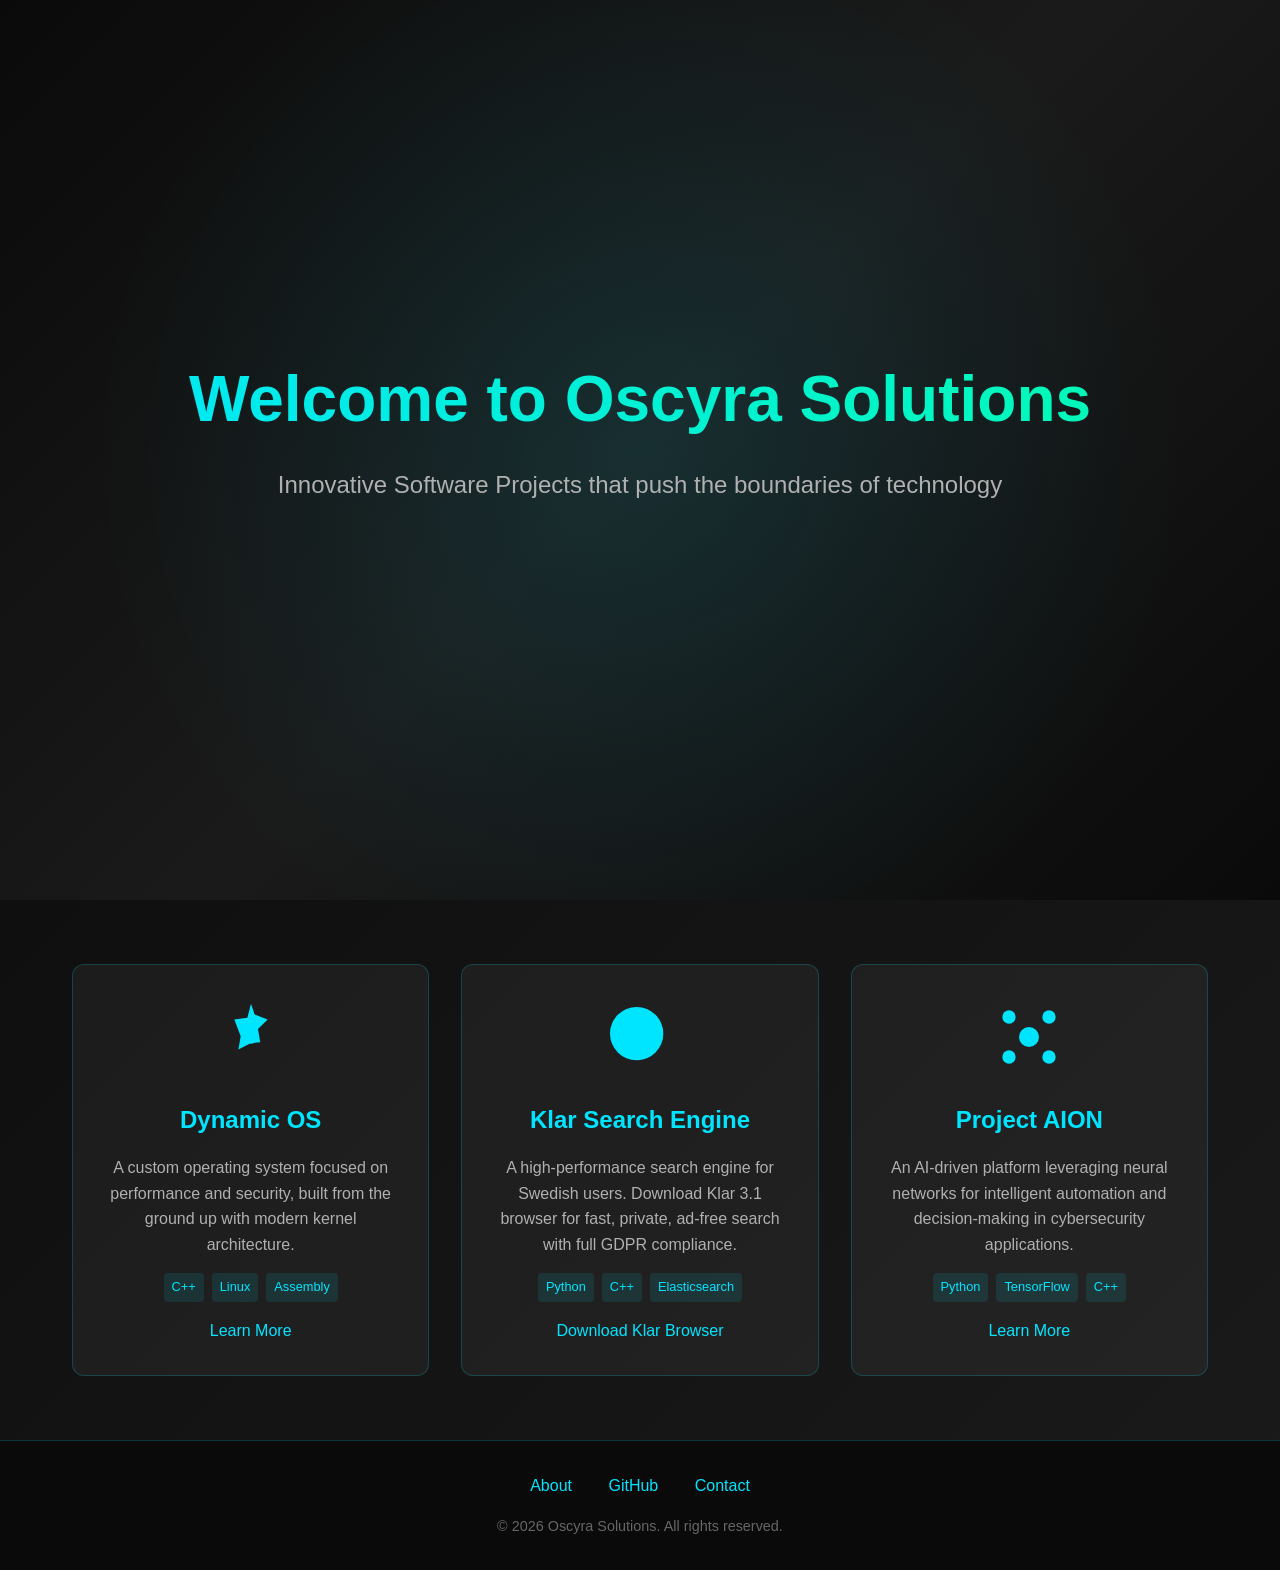
<file: index.html>
<!DOCTYPE html>
<html lang="en">
<head>
  <meta charset="UTF-8">
  <meta name="viewport" content="width=device-width, initial-scale=1.0">
  <meta name="description" content="Oscyra Solutions - Innovative software projects including Klar search engine, Dynamic OS, and Project AION. Privacy-first technology from Sweden.">
  <meta name="keywords" content="oscyra solutions, klar search engine, dynamic os, project aion, privacy software, Swedish tech">
  <title>Oscyra Solutions | Projects</title>
  <style>
    * {
      margin: 0;
      padding: 0;
      box-sizing: border-box;
    }
    body {
      font-family: 'Segoe UI', Tahoma, Geneva, Verdana, sans-serif;
      background: linear-gradient(135deg, #0a0a0a 0%, #1a1a1a 100%);
      color: #e0e0e0;
      line-height: 1.6;
      overflow-x: hidden;
    }
    .hero {
      height: 100vh;
      display: flex;
      flex-direction: column;
      justify-content: center;
      align-items: center;
      text-align: center;
      background: linear-gradient(135deg, #0a0a0a 0%, #1a1a1a 50%, #0a0a0a 100%);
      position: relative;
      overflow: hidden;
    }
    .hero::before {
      content: '';
      position: absolute;
      top: 0;
      left: 0;
      width: 100%;
      height: 100%;
      background: radial-gradient(circle at 50% 50%, rgba(0, 229, 255, 0.1) 0%, transparent 70%);
      animation: parallax 10s ease-in-out infinite alternate;
    }
    @keyframes parallax {
      0% { transform: translateY(0); }
      100% { transform: translateY(-20px); }
    }
    .hero h1 {
      font-size: 4rem;
      font-weight: 700;
      background: linear-gradient(45deg, #00e5ff, #00ffa3, #00e5ff);
      background-size: 300% 300%;
      -webkit-background-clip: text;
      background-clip: text;
      -webkit-text-fill-color: transparent;
      animation: gradientShift 3s ease-in-out infinite;
      margin-bottom: 1rem;
      z-index: 1;
    }
    @keyframes gradientShift {
      0%, 100% { background-position: 0% 50%; }
      50% { background-position: 100% 50%; }
    }
    .hero p {
      font-size: 1.5rem;
      color: #b0b0b0;
      margin-bottom: 3rem;
      z-index: 1;
    }
    .projects {
      display: grid;
      grid-template-columns: repeat(auto-fit, minmax(300px, 1fr));
      gap: 2rem;
      padding: 4rem 2rem;
      max-width: 1200px;
      margin: 0 auto;
      z-index: 1;
      position: relative;
    }
    .project-card {
      background: rgba(255, 255, 255, 0.05);
      border: 1px solid rgba(0, 229, 255, 0.2);
      border-radius: 12px;
      padding: 2rem;
      text-align: center;
      transition: all 0.3s ease;
      cursor: pointer;
      position: relative;
      overflow: hidden;
    }
    .project-card::before {
      content: '';
      position: absolute;
      top: 0;
      left: -100%;
      width: 100%;
      height: 100%;
      background: linear-gradient(90deg, transparent, rgba(0, 229, 255, 0.1), transparent);
      transition: left 0.5s;
    }
    .project-card:hover::before {
      left: 100%;
    }
    .project-card:hover {
      transform: translateY(-10px);
      box-shadow: 0 20px 40px rgba(0, 229, 255, 0.2);
      border-color: #00e5ff;
    }
    .project-icon {
      width: 80px;
      height: 80px;
      margin: 0 auto 1rem;
      fill: #00e5ff;
    }
    .project-card h3 {
      font-size: 1.5rem;
      margin-bottom: 1rem;
      color: #00e5ff;
    }
    .project-card p {
      margin-bottom: 1rem;
      color: #b0b0b0;
    }
    .tech-stack {
      display: flex;
      flex-wrap: wrap;
      justify-content: center;
      gap: 0.5rem;
      margin-bottom: 1rem;
    }
    .tech-badge {
      background: rgba(0, 229, 255, 0.1);
      color: #00e5ff;
      padding: 0.25rem 0.5rem;
      border-radius: 4px;
      font-size: 0.8rem;
    }
    .project-card a {
      display: inline-block;
      color: #00e5ff;
      text-decoration: none;
      font-weight: 500;
      transition: color 0.3s;
    }
    .project-card a:hover {
      color: #00ffa3;
    }
    footer {
      background: #0a0a0a;
      padding: 2rem;
      text-align: center;
      border-top: 1px solid rgba(0, 229, 255, 0.2);
    }
    footer a {
      color: #00e5ff;
      text-decoration: none;
      margin: 0 1rem;
      transition: color 0.3s;
    }
    footer a:hover {
      color: #00ffa3;
    }
    .copyright {
      margin-top: 1rem;
      color: #666;
      font-size: 0.9rem;
    }
    .theme-toggle {
      position: fixed;
      top: 1rem;
      right: 1rem;
      background: rgba(255, 255, 255, 0.1);
      border: none;
      color: #00e5ff;
      padding: 0.5rem;
      border-radius: 50%;
      cursor: pointer;
      font-size: 1.2rem;
      transition: background 0.3s;
    }
    .theme-toggle:hover {
      background: rgba(255, 255, 255, 0.2);
    }
    @keyframes fadeIn {
      from { opacity: 0; transform: translateY(20px); }
      to { opacity: 1; transform: translateY(0); }
    }
    .fade-in {
      animation: fadeIn 1s ease-out;
    }
    @media (max-width: 768px) {
      .hero h1 {
        font-size: 2.5rem;
      }
      .hero p {
        font-size: 1.2rem;
      }
      .projects {
        grid-template-columns: 1fr;
        padding: 2rem 1rem;
      }
      .project-card {
        padding: 1.5rem;
      }
    }
  </style>
</head>
<body>
  <button class="theme-toggle" id="themeToggle">🌙</button>
  <header class="hero fade-in">
    <h1>Welcome to Oscyra Solutions</h1>
    <p>Innovative Software Projects that push the boundaries of technology</p>
  </header>
  <main class="projects">
    <div class="project-card fade-in" onclick="window.location.href='https://oscyra.solutions/dynamic-os'">
      <svg class="project-icon" viewBox="0 0 24 24">
        <path d="M12 2l1.09 3.26L17 6.74l-2.91 2.83.69 4.01L12 13.77l-3.78 1.98.69-4.01L7 6.74l3.91-.48L12 2z"/>
        <circle cx="12" cy="12" r="2"/>
        <path d="M8 8l2 2m4-2l-2 2"/>
      </svg>
      <h3>Dynamic OS</h3>
      <p>A custom operating system focused on performance and security, built from the ground up with modern kernel architecture.</p>
      <div class="tech-stack">
        <span class="tech-badge">C++</span>
        <span class="tech-badge">Linux</span>
        <span class="tech-badge">Assembly</span>
      </div>
      <a href="https://oscyra.solutions/dynamic-os">Learn More</a>
    </div>
    <div class="project-card fade-in" onclick="window.location.href='https://oscyra.solutions/klar'">
      <svg class="project-icon" viewBox="0 0 24 24">
        <circle cx="11" cy="11" r="8"/>
        <path d="m21 21-4.35-4.35"/>
      </svg>
      <h3>Klar Search Engine</h3>
      <p>A high-performance search engine for Swedish users. Download Klar 3.1 browser for fast, private, ad-free search with full GDPR compliance.</p>
      <div class="tech-stack">
        <span class="tech-badge">Python</span>
        <span class="tech-badge">C++</span>
        <span class="tech-badge">Elasticsearch</span>
      </div>
      <a href="https://oscyra.solutions/klar">Download Klar Browser</a>
    </div>
    <div class="project-card fade-in" onclick="window.location.href='https://oscyra.solutions/project-aion'">
      <svg class="project-icon" viewBox="0 0 24 24">
        <circle cx="12" cy="12" r="3"/>
        <circle cx="6" cy="6" r="2"/>
        <circle cx="18" cy="6" r="2"/>
        <circle cx="6" cy="18" r="2"/>
        <circle cx="18" cy="18" r="2"/>
        <line x1="12" y1="12" x2="6" y2="6"/>
        <line x1="12" y1="12" x2="18" y2="6"/>
        <line x1="12" y1="12" x2="6" y2="18"/>
        <line x1="12" y1="12" x2="18" y2="18"/>
      </svg>
      <h3>Project AION</h3>
      <p>An AI-driven platform leveraging neural networks for intelligent automation and decision-making in cybersecurity applications.</p>
      <div class="tech-stack">
        <span class="tech-badge">Python</span>
        <span class="tech-badge">TensorFlow</span>
        <span class="tech-badge">C++</span>
      </div>
      <a href="https://oscyra.solutions/project-aion">Learn More</a>
    </div>
  </main>
  <footer>
    <a href="about.html">About</a>
    <a href="https://github.com/CKCHDX" target="_blank" rel="noopener noreferrer">GitHub</a>
    <a href="mailto:contact@oscyra.solutions">Contact</a>
    <div class="copyright">&copy; 2026 Oscyra Solutions. All rights reserved.</div>
  </footer>
  <script>
    // Theme toggle
    const themeToggle = document.getElementById('themeToggle');
    const body = document.body;
    const currentTheme = localStorage.getItem('theme') || 'dark';
    body.setAttribute('data-theme', currentTheme);
    themeToggle.textContent = currentTheme === 'dark' ? '☀️' : '🌙';

    themeToggle.addEventListener('click', () => {
      const newTheme = body.getAttribute('data-theme') === 'dark' ? 'light' : 'dark';
      body.setAttribute('data-theme', newTheme);
      localStorage.setItem('theme', newTheme);
      themeToggle.textContent = newTheme === 'dark' ? '☀️' : '🌙';
      // For simplicity, keep dark theme as is, light theme would need additional CSS
    });

    // Fade in animations
    const observer = new IntersectionObserver((entries) => {
      entries.forEach(entry => {
        if (entry.isIntersecting) {
          entry.target.classList.add('fade-in');
        }
      });
    });
    document.querySelectorAll('.project-card').forEach(card => {
      observer.observe(card);
    });

    // Ripple effect on click
    document.querySelectorAll('.project-card').forEach(card => {
      card.addEventListener('click', function(e) {
        const ripple = document.createElement('span');
        ripple.style.position = 'absolute';
        ripple.style.borderRadius = '50%';
        ripple.style.background = 'rgba(0, 229, 255, 0.6)';
        ripple.style.transform = 'scale(0)';
        ripple.style.animation = 'ripple 0.6s linear';
        ripple.style.left = (e.offsetX - 10) + 'px';
        ripple.style.top = (e.offsetY - 10) + 'px';
        ripple.style.width = '20px';
        ripple.style.height = '20px';
        this.appendChild(ripple);
        setTimeout(() => ripple.remove(), 600);
      });
    });

    // Add ripple animation
    const style = document.createElement('style');
    style.textContent = `
      @keyframes ripple {
        to {
          transform: scale(4);
          opacity: 0;
        }
      }
    `;
    document.head.appendChild(style);
  </script>
</body>
</html>
</file>
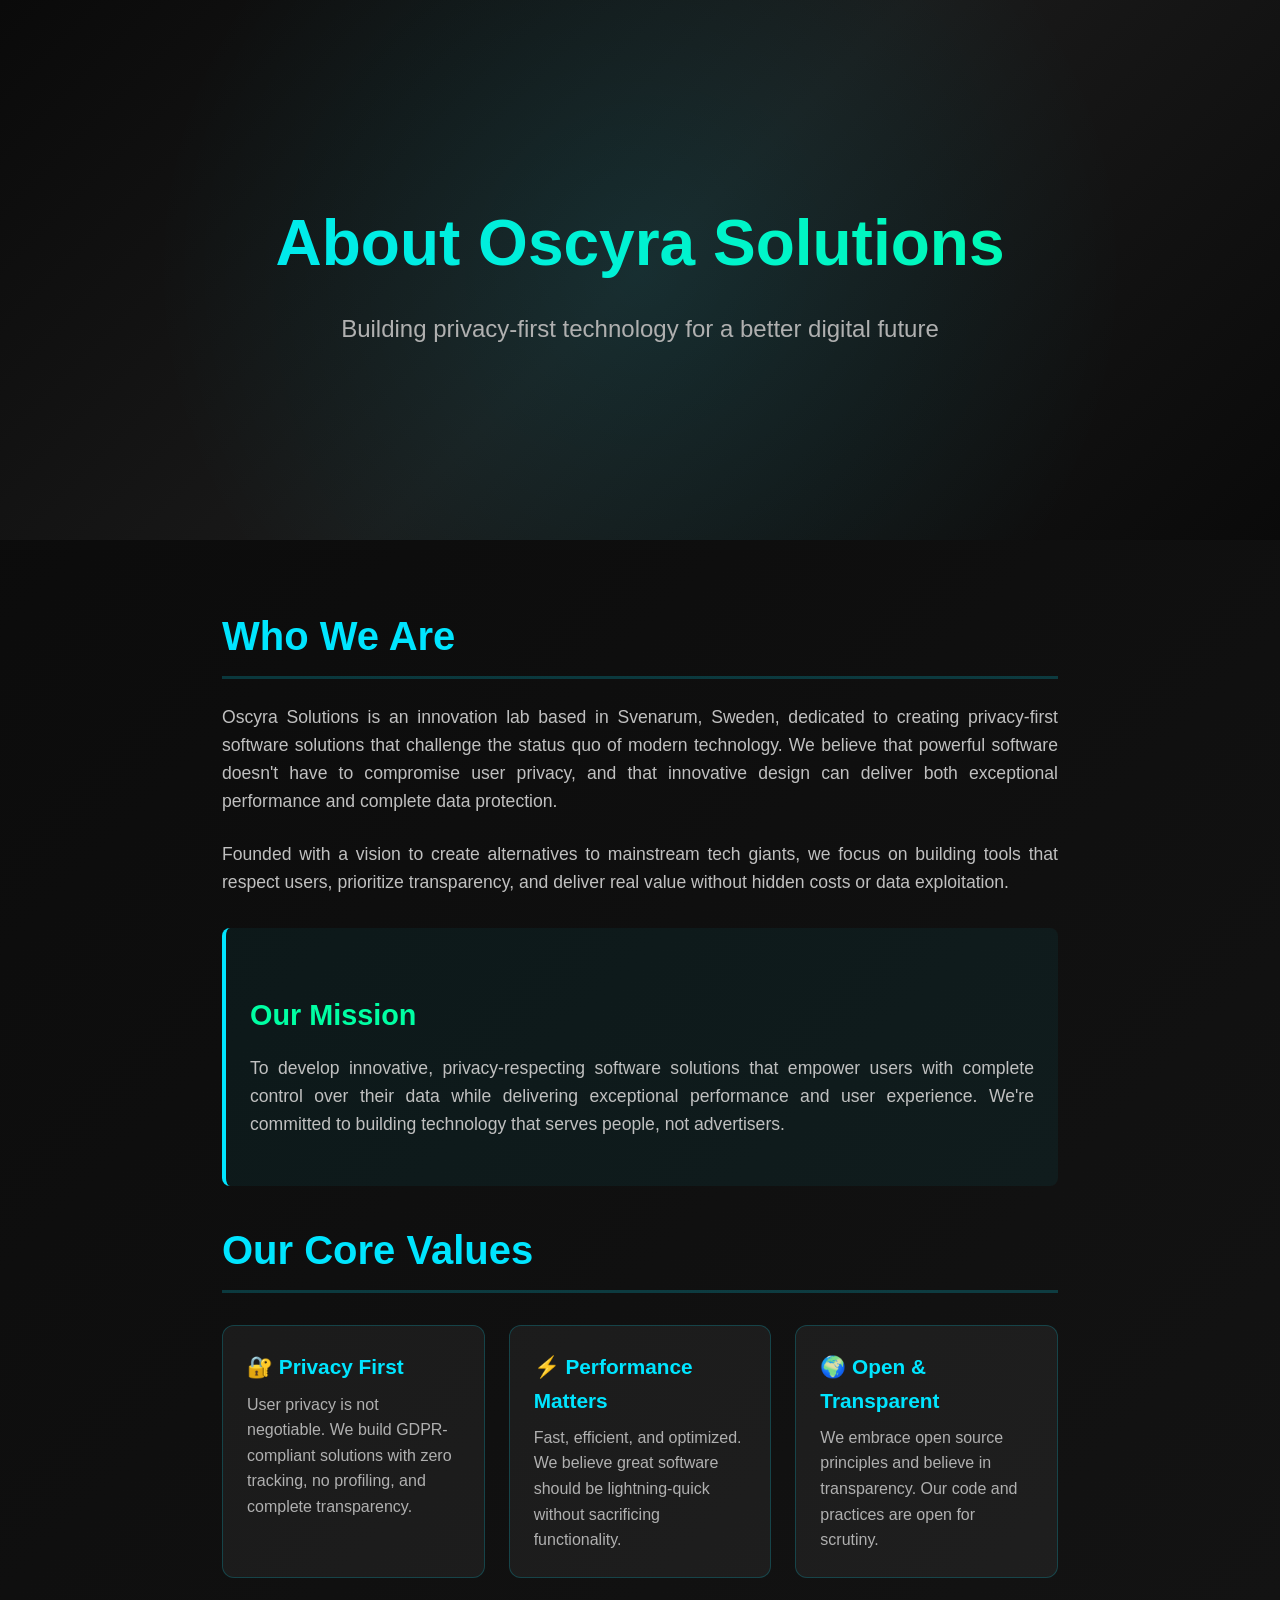
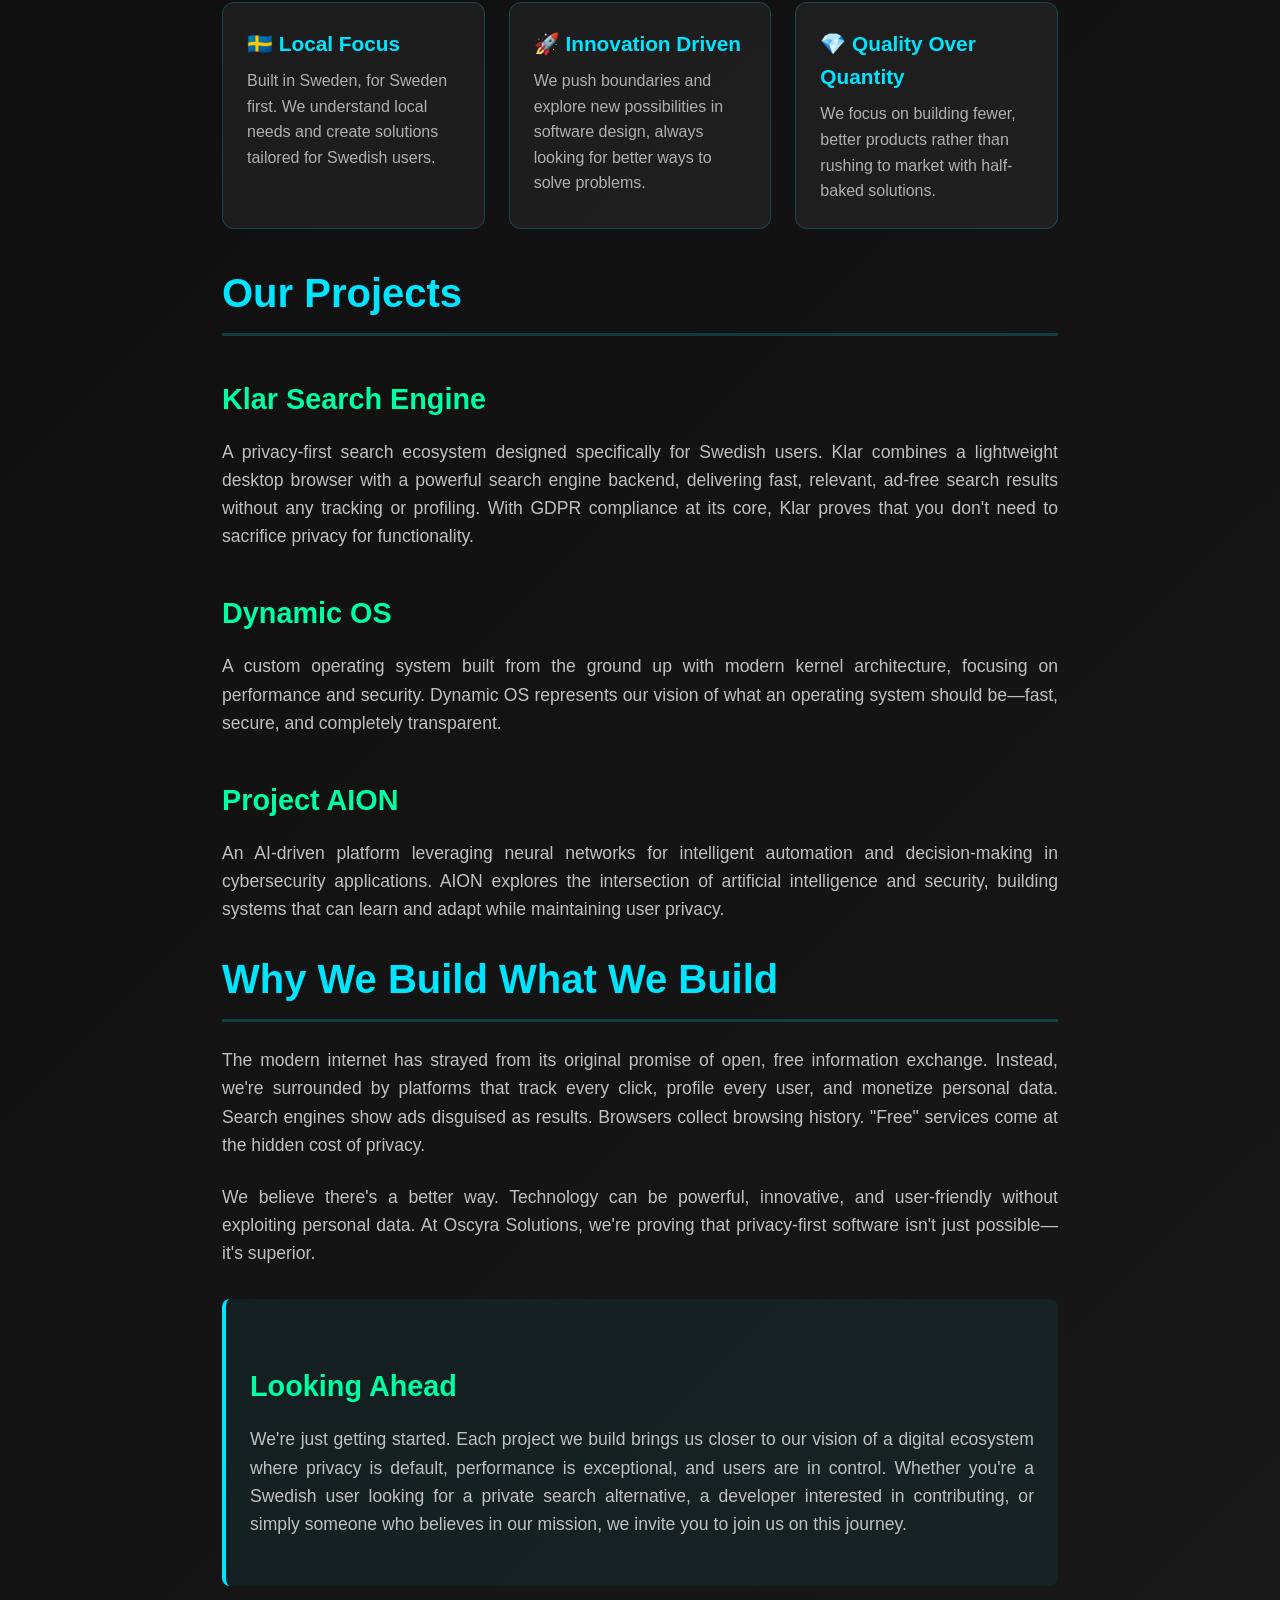
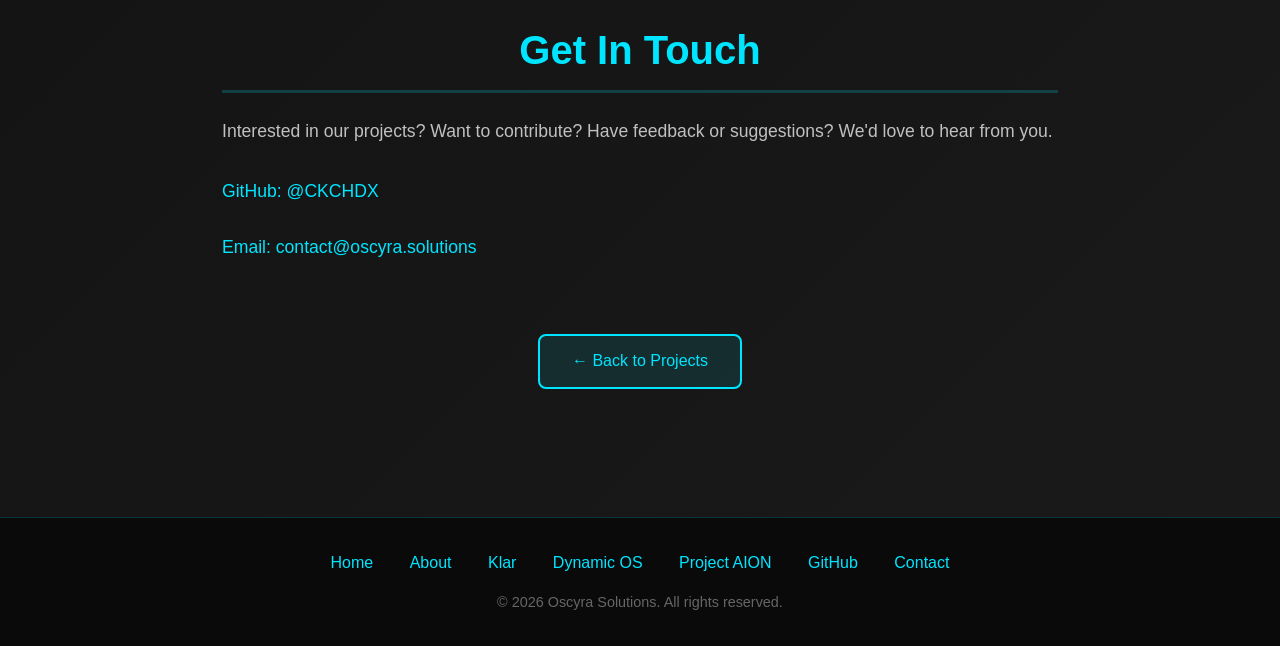
<file: about.html>
<!DOCTYPE html>
<html lang="en">
<head>
  <meta charset="UTF-8">
  <meta name="viewport" content="width=device-width, initial-scale=1.0">
  <meta name="description" content="About Oscyra Solutions - Innovation lab creating privacy-first software solutions from Sweden. Learn about our mission and projects.">
  <meta name="keywords" content="oscyra solutions, about, privacy software, Swedish tech, innovation">
  <title>About | Oscyra Solutions</title>
  <style>
    * {
      margin: 0;
      padding: 0;
      box-sizing: border-box;
    }
    body {
      font-family: 'Segoe UI', Tahoma, Geneva, Verdana, sans-serif;
      background: linear-gradient(135deg, #0a0a0a 0%, #1a1a1a 100%);
      color: #e0e0e0;
      line-height: 1.6;
      overflow-x: hidden;
    }
    .hero {
      height: 60vh;
      display: flex;
      flex-direction: column;
      justify-content: center;
      align-items: center;
      text-align: center;
      background: linear-gradient(135deg, #0a0a0a 0%, #1a1a1a 50%, #0a0a0a 100%);
      position: relative;
      overflow: hidden;
    }
    .hero::before {
      content: '';
      position: absolute;
      top: 0;
      left: 0;
      width: 100%;
      height: 100%;
      background: radial-gradient(circle at 50% 50%, rgba(0, 229, 255, 0.1) 0%, transparent 70%);
      animation: parallax 10s ease-in-out infinite alternate;
    }
    @keyframes parallax {
      0% { transform: translateY(0); }
      100% { transform: translateY(-20px); }
    }
    .hero h1 {
      font-size: 4rem;
      font-weight: 700;
      background: linear-gradient(45deg, #00e5ff, #00ffa3, #00e5ff);
      background-size: 300% 300%;
      -webkit-background-clip: text;
      background-clip: text;
      -webkit-text-fill-color: transparent;
      animation: gradientShift 3s ease-in-out infinite;
      margin-bottom: 1rem;
      z-index: 1;
    }
    @keyframes gradientShift {
      0%, 100% { background-position: 0% 50%; }
      50% { background-position: 100% 50%; }
    }
    .hero p {
      font-size: 1.5rem;
      color: #b0b0b0;
      z-index: 1;
    }
    .content {
      max-width: 900px;
      margin: 0 auto;
      padding: 4rem 2rem;
    }
    .content h2 {
      font-size: 2.5rem;
      color: #00e5ff;
      margin-bottom: 1.5rem;
      border-bottom: 3px solid rgba(0, 229, 255, 0.2);
      padding-bottom: 0.5rem;
    }
    .content h3 {
      font-size: 1.8rem;
      color: #00ffa3;
      margin-top: 2.5rem;
      margin-bottom: 1rem;
    }
    .content p {
      font-size: 1.1rem;
      color: #c0c0c0;
      margin-bottom: 1.5rem;
      text-align: justify;
    }
    .highlight-box {
      background: rgba(0, 229, 255, 0.05);
      border-left: 4px solid #00e5ff;
      padding: 1.5rem;
      margin: 2rem 0;
      border-radius: 8px;
    }
    .values-grid {
      display: grid;
      grid-template-columns: repeat(auto-fit, minmax(250px, 1fr));
      gap: 1.5rem;
      margin: 2rem 0;
    }
    .value-card {
      background: rgba(255, 255, 255, 0.05);
      border: 1px solid rgba(0, 229, 255, 0.2);
      border-radius: 12px;
      padding: 1.5rem;
      transition: all 0.3s ease;
    }
    .value-card:hover {
      transform: translateY(-5px);
      box-shadow: 0 10px 30px rgba(0, 229, 255, 0.2);
      border-color: #00e5ff;
    }
    .value-card h4 {
      font-size: 1.3rem;
      color: #00e5ff;
      margin-bottom: 0.5rem;
    }
    .value-card p {
      font-size: 1rem;
      color: #b0b0b0;
      margin: 0;
      text-align: left;
    }
    .back-link {
      display: inline-block;
      margin-top: 3rem;
      padding: 0.8rem 2rem;
      background: rgba(0, 229, 255, 0.1);
      color: #00e5ff;
      text-decoration: none;
      border: 2px solid #00e5ff;
      border-radius: 8px;
      transition: all 0.3s;
      text-align: center;
    }
    .back-link:hover {
      background: #00e5ff;
      color: #0a0a0a;
    }
    footer {
      background: #0a0a0a;
      padding: 2rem;
      text-align: center;
      border-top: 1px solid rgba(0, 229, 255, 0.2);
      margin-top: 4rem;
    }
    footer a {
      color: #00e5ff;
      text-decoration: none;
      margin: 0 1rem;
      transition: color 0.3s;
    }
    footer a:hover {
      color: #00ffa3;
    }
    .copyright {
      margin-top: 1rem;
      color: #666;
      font-size: 0.9rem;
    }
    @media (max-width: 768px) {
      .hero h1 {
        font-size: 2.5rem;
      }
      .hero p {
        font-size: 1.2rem;
      }
      .content {
        padding: 2rem 1rem;
      }
      .content h2 {
        font-size: 2rem;
      }
      .content h3 {
        font-size: 1.5rem;
      }
    }
  </style>
</head>
<body>
  <header class="hero">
    <h1>About Oscyra Solutions</h1>
    <p>Building privacy-first technology for a better digital future</p>
  </header>

  <main class="content">
    <section>
      <h2>Who We Are</h2>
      <p>
        Oscyra Solutions is an innovation lab based in Svenarum, Sweden, dedicated to creating privacy-first software solutions 
        that challenge the status quo of modern technology. We believe that powerful software doesn't have to compromise user privacy, 
        and that innovative design can deliver both exceptional performance and complete data protection.
      </p>
      <p>
        Founded with a vision to create alternatives to mainstream tech giants, we focus on building tools that respect users, 
        prioritize transparency, and deliver real value without hidden costs or data exploitation.
      </p>
    </section>

    <div class="highlight-box">
      <h3>Our Mission</h3>
      <p>
        To develop innovative, privacy-respecting software solutions that empower users with complete control over their data 
        while delivering exceptional performance and user experience. We're committed to building technology that serves people, 
        not advertisers.
      </p>
    </div>

    <section>
      <h2>Our Core Values</h2>
      <div class="values-grid">
        <div class="value-card">
          <h4>🔐 Privacy First</h4>
          <p>User privacy is not negotiable. We build GDPR-compliant solutions with zero tracking, no profiling, and complete transparency.</p>
        </div>
        <div class="value-card">
          <h4>⚡ Performance Matters</h4>
          <p>Fast, efficient, and optimized. We believe great software should be lightning-quick without sacrificing functionality.</p>
        </div>
        <div class="value-card">
          <h4>🌍 Open & Transparent</h4>
          <p>We embrace open source principles and believe in transparency. Our code and practices are open for scrutiny.</p>
        </div>
        <div class="value-card">
          <h4>🇸🇪 Local Focus</h4>
          <p>Built in Sweden, for Sweden first. We understand local needs and create solutions tailored for Swedish users.</p>
        </div>
        <div class="value-card">
          <h4>🚀 Innovation Driven</h4>
          <p>We push boundaries and explore new possibilities in software design, always looking for better ways to solve problems.</p>
        </div>
        <div class="value-card">
          <h4>💎 Quality Over Quantity</h4>
          <p>We focus on building fewer, better products rather than rushing to market with half-baked solutions.</p>
        </div>
      </div>
    </section>

    <section>
      <h2>Our Projects</h2>
      <h3>Klar Search Engine</h3>
      <p>
        A privacy-first search ecosystem designed specifically for Swedish users. Klar combines a lightweight desktop browser 
        with a powerful search engine backend, delivering fast, relevant, ad-free search results without any tracking or profiling. 
        With GDPR compliance at its core, Klar proves that you don't need to sacrifice privacy for functionality.
      </p>

      <h3>Dynamic OS</h3>
      <p>
        A custom operating system built from the ground up with modern kernel architecture, focusing on performance and security. 
        Dynamic OS represents our vision of what an operating system should be—fast, secure, and completely transparent.
      </p>

      <h3>Project AION</h3>
      <p>
        An AI-driven platform leveraging neural networks for intelligent automation and decision-making in cybersecurity applications. 
        AION explores the intersection of artificial intelligence and security, building systems that can learn and adapt while 
        maintaining user privacy.
      </p>
    </section>

    <section>
      <h2>Why We Build What We Build</h2>
      <p>
        The modern internet has strayed from its original promise of open, free information exchange. Instead, we're surrounded 
        by platforms that track every click, profile every user, and monetize personal data. Search engines show ads disguised 
        as results. Browsers collect browsing history. "Free" services come at the hidden cost of privacy.
      </p>
      <p>
        We believe there's a better way. Technology can be powerful, innovative, and user-friendly without exploiting personal data. 
        At Oscyra Solutions, we're proving that privacy-first software isn't just possible—it's superior.
      </p>
    </section>

    <div class="highlight-box">
      <h3>Looking Ahead</h3>
      <p>
        We're just getting started. Each project we build brings us closer to our vision of a digital ecosystem where privacy 
        is default, performance is exceptional, and users are in control. Whether you're a Swedish user looking for a private 
        search alternative, a developer interested in contributing, or simply someone who believes in our mission, we invite 
        you to join us on this journey.
      </p>
    </div>

    <section style="text-align: center;">
      <h2>Get In Touch</h2>
      <p>
        Interested in our projects? Want to contribute? Have feedback or suggestions? 
        We'd love to hear from you.
      </p>
      <p style="margin-top: 2rem;">
        <a href="https://github.com/CKCHDX" target="_blank" rel="noopener noreferrer" style="color: #00e5ff; text-decoration: none; font-size: 1.1rem;">
          GitHub: @CKCHDX
        </a>
        <br><br>
        <a href="mailto:contact@oscyra.solutions" style="color: #00e5ff; text-decoration: none; font-size: 1.1rem;">
          Email: contact@oscyra.solutions
        </a>
      </p>
      <a href="index.html" class="back-link">← Back to Projects</a>
    </section>
  </main>

  <footer>
    <a href="index.html">Home</a>
    <a href="about.html">About</a>
    <a href="klar.html">Klar</a>
    <a href="dynamic-os.html">Dynamic OS</a>
    <a href="project-aion.html">Project AION</a>
    <a href="https://github.com/CKCHDX" target="_blank" rel="noopener noreferrer">GitHub</a>
    <a href="mailto:contact@oscyra.solutions">Contact</a>
    <div class="copyright">&copy; 2026 Oscyra Solutions. All rights reserved.</div>
  </footer>
</body>
</html>
</file>
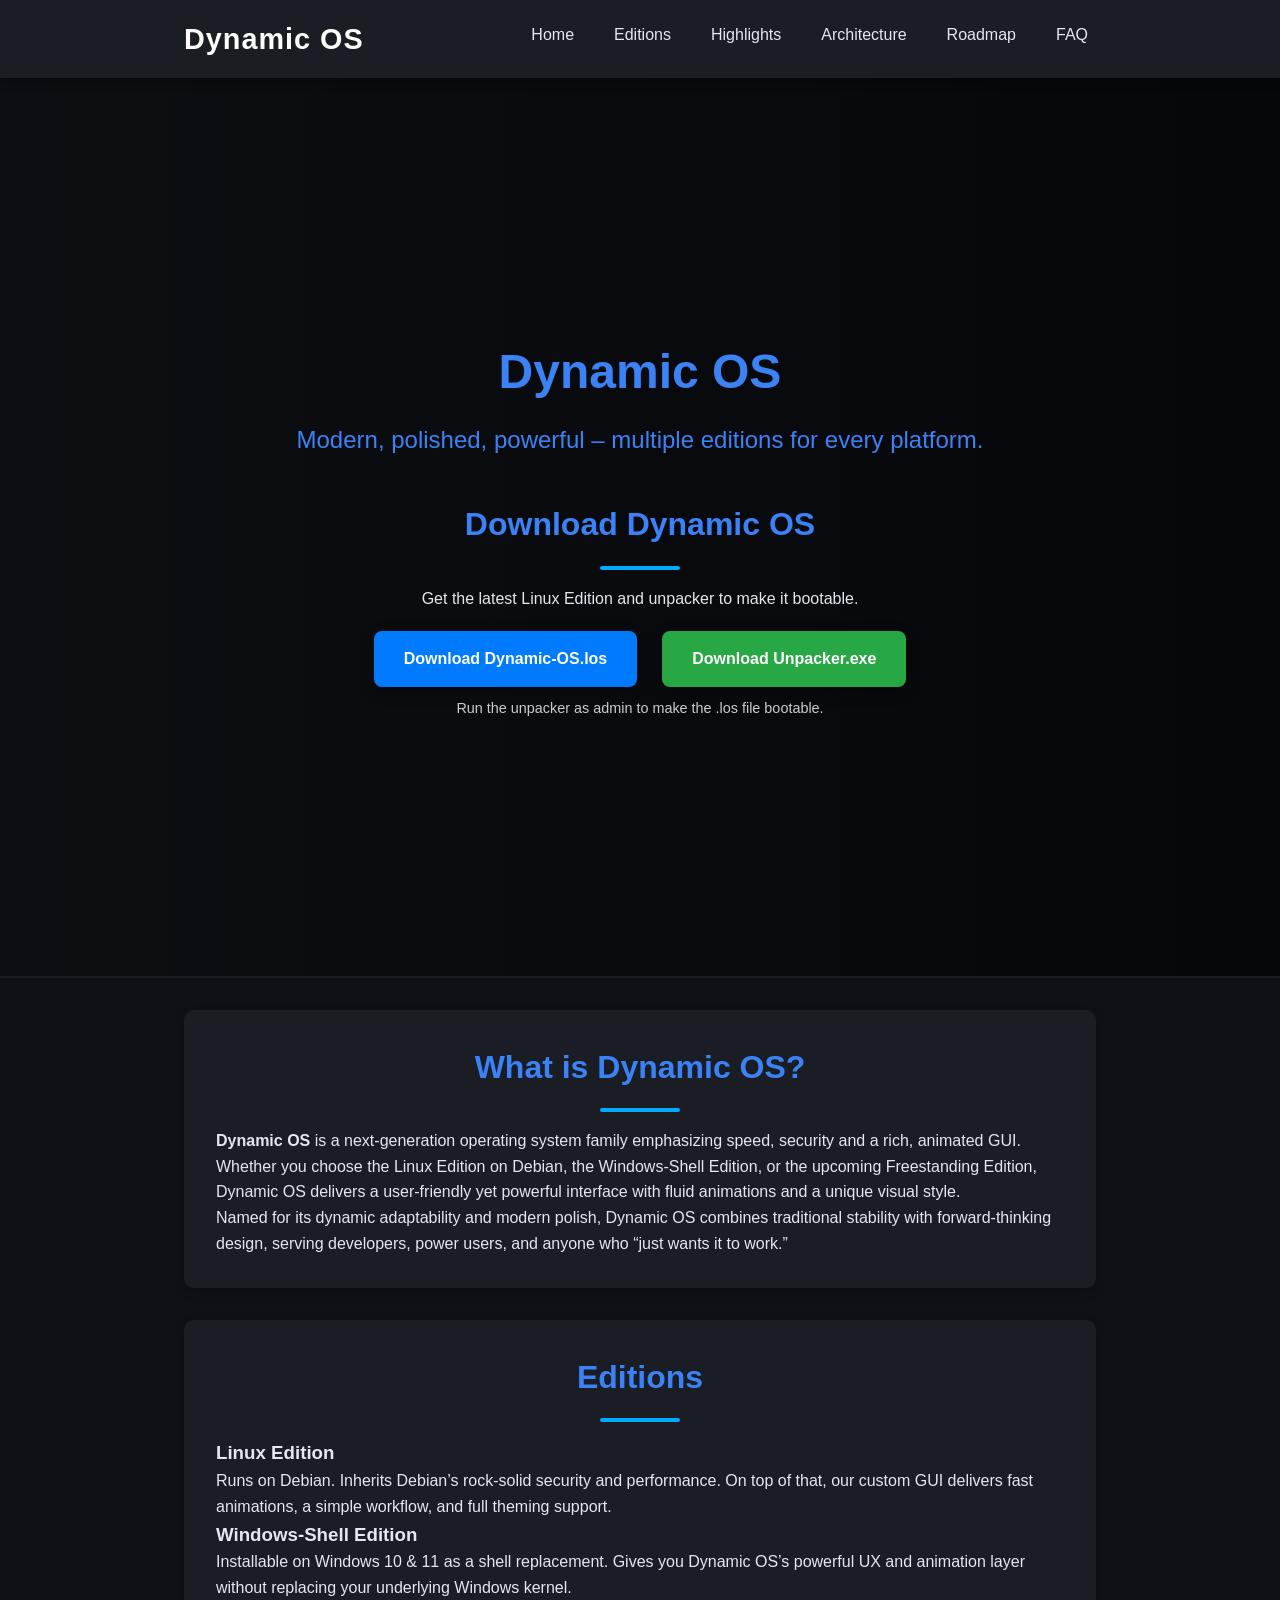
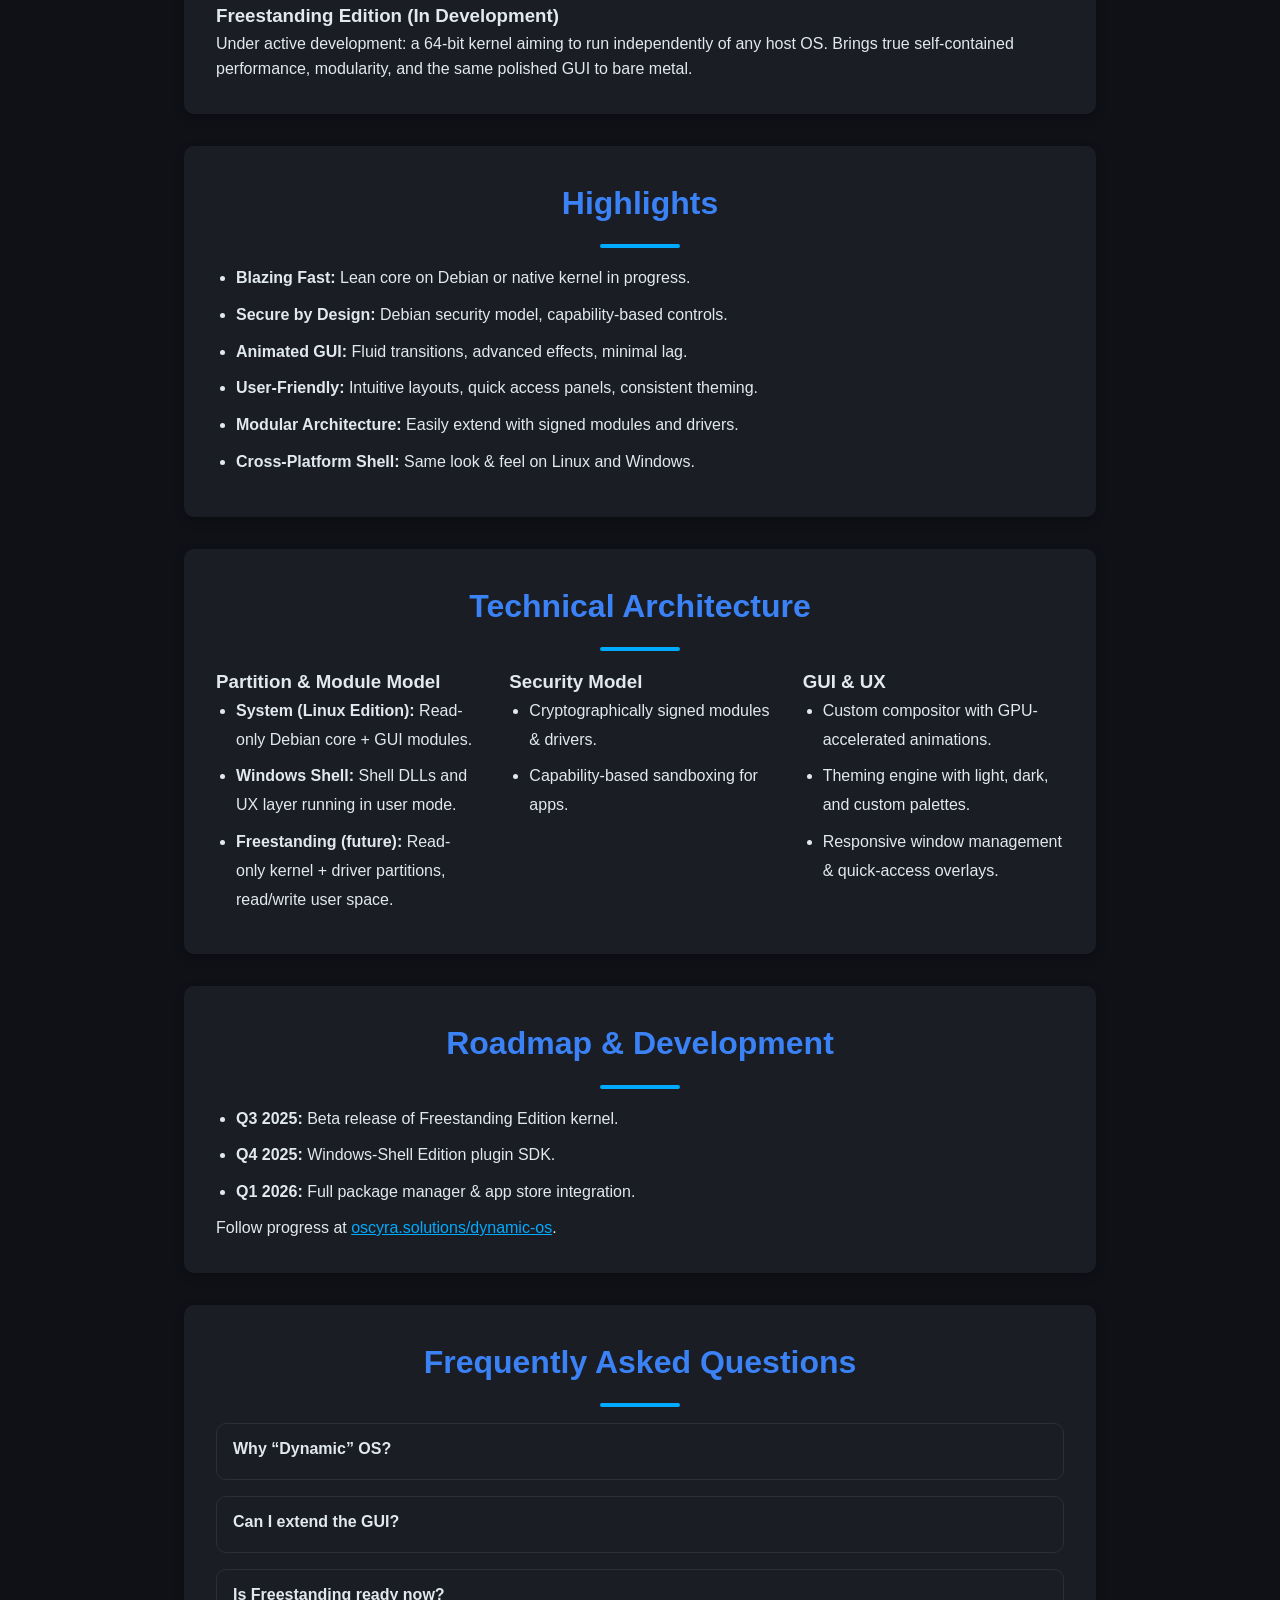
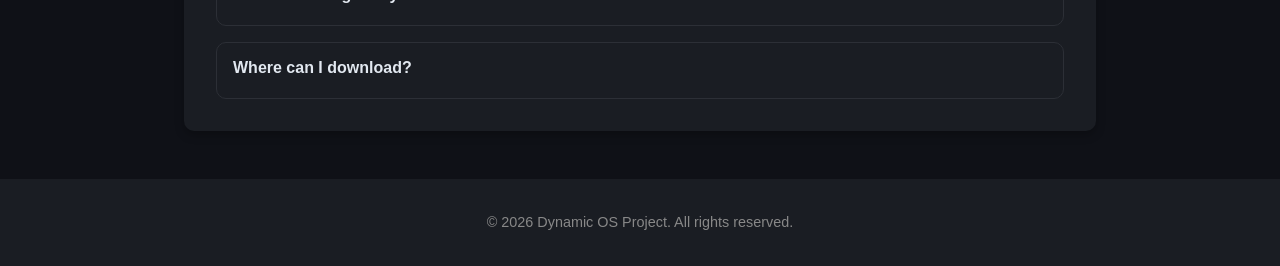
<file: dynamic-os.html>
<!DOCTYPE html>
<html lang="en">
<head>
  <meta charset="UTF-8" />
  <meta name="viewport" content="width=device-width, initial-scale=1" />
  <title>Dynamic OS</title>
  <link rel="stylesheet" href="css/dark-style.css" />
  <style>
    /* Base styles */
    body, html {
      margin: 0;
      padding: 0;
      font-family: 'Segoe UI', Tahoma, Geneva, Verdana, sans-serif;
      background: #121212;
      color: #e0e0e0;
      scroll-behavior: smooth;
    }
    a { color: #00aaff; transition: 0.3s; }
    a:hover { color: #ffaa00; }

    .container { max-width: 1200px; margin: 0 auto; padding: 0 20px; }

    /* Header */
    .site-header {
      width: 100%;
      padding: 15px 0;
      background: rgba(20, 20, 20, 0.95);
      position: fixed;
      top: 0;
      z-index: 1000;
      backdrop-filter: blur(5px);
    }
    .site-header .logo { font-size: 1.8em; font-weight: bold; text-decoration: none; color: #fff; }
    .nav-list { list-style: none; display: flex; gap: 20px; margin: 0; padding: 0; }
    .nav-list li a { text-decoration: none; font-weight: 500; transition: 0.3s; }
    .nav-list li a:hover { color: #00aaff; }

    /* Hero */
    .hero {
      display: flex;
      justify-content: center;
      align-items: center;
      flex-direction: column;
      height: 100vh;
      text-align: center;
      background: linear-gradient(135deg, #1f1f1f 0%, #1a1a1a 100%);
      overflow: hidden;
    }
    .hero-inner h1 {
      font-size: 4em;
      margin: 0;
      animation: fadeInDown 1s ease forwards;
    }
    .hero-inner .subtitle {
      font-size: 1.5em;
      margin-top: 10px;
      opacity: 0;
      animation: fadeInUp 1s 0.5s ease forwards;
    }

    /* Download buttons */
    .download-section {
      margin-top: 40px;
      opacity: 0;
      animation: fadeIn 1s 1s forwards;
    }
    .download-buttons { display: flex; justify-content: center; gap: 25px; margin-top: 20px; flex-wrap: wrap; }
    .download-btn {
      padding: 15px 30px;
      background: #007bff;
      color: #fff;
      font-weight: bold;
      border-radius: 8px;
      text-decoration: none;
      box-shadow: 0 4px 15px rgba(0,0,0,0.3);
      transition: transform 0.3s, box-shadow 0.3s, background 0.3s;
    }
    .download-btn:hover {
      transform: translateY(-5px);
      box-shadow: 0 8px 25px rgba(0,0,0,0.4);
      background: #00aaff;
    }
    .download-btn.green { background: #28a745; }
    .download-btn.green:hover { background: #00ff88; }

    /* Sections */
    section {
      padding: 80px 0;
      opacity: 0;
      transform: translateY(20px);
      transition: 0.8s ease-out;
    }
    section.active { opacity: 1; transform: translateY(0); }

    h2 { font-size: 2.5em; margin-bottom: 20px; text-align: center; position: relative; }
    h2::after {
      content: '';
      display: block;
      width: 80px;
      height: 4px;
      background: #00aaff;
      margin: 15px auto 0 auto;
      border-radius: 2px;
    }

    ul { padding-left: 20px; line-height: 1.8; }

    /* FAQ */
    .faq-question {
      width: 100%;
      text-align: left;
      padding: 15px 20px;
      margin-bottom: 5px;
      background: #1a1a1a;
      border: none;
      color: #fff;
      cursor: pointer;
      font-weight: bold;
      border-radius: 5px;
      transition: background 0.3s;
    }
    .faq-question:hover { background: #222; }
    .faq-answer { display: none; padding: 10px 20px; background: #111; border-radius: 5px; margin-bottom: 10px; }

    /* Footer */
    .site-footer {
      padding: 40px 0;
      text-align: center;
      background: #111;
      margin-top: 40px;
      font-size: 0.9em;
      color: #aaa;
    }

    /* Animations */
    @keyframes fadeInDown { 0% { opacity: 0; transform: translateY(-50px); } 100% { opacity: 1; transform: translateY(0); } }
    @keyframes fadeInUp { 0% { opacity: 0; transform: translateY(50px); } 100% { opacity: 1; transform: translateY(0); } }
    @keyframes fadeIn { 0% { opacity: 0; } 100% { opacity: 1; } }

  </style>
</head>
<body>
  <div class="dynamic-os">
    <!-- Header -->
    <header class="site-header">
      <div class="container">
        <a href="#hero" class="logo">Dynamic OS</a>
        <nav>
          <ul class="nav-list">
            <li><a href="#hero">Home</a></li>
            <li><a href="#editions">Editions</a></li>
            <li><a href="#highlights">Highlights</a></li>
            <li><a href="#architecture">Architecture</a></li>
            <li><a href="#development">Roadmap</a></li>
            <li><a href="#faq">FAQ</a></li>
          </ul>
        </nav>
      </div>
    </header>

    <!-- Hero -->
    <main>
      <section class="hero" id="hero">
        <div class="hero-inner">
          <h1>Dynamic OS</h1>
          <p class="subtitle">Modern, polished, powerful – multiple editions for every platform.</p>

          <!-- Download Section -->
          <div class="download-section">
            <h2>Download Dynamic OS</h2>
            <p>Get the latest Linux Edition and unpacker to make it bootable.</p>
            <div class="download-buttons">
              <a href="https://drive.google.com/uc?export=download&id=1BGT7E8no_uVdkm9WTGzgUzT38isnxkvw" 
                 class="download-btn">Download Dynamic-OS.los</a>
              <a href="https://drive.google.com/uc?export=download&id=1D6WorPJ4hjL4MlS0Be3eGkbt4P2uA49y" 
                 class="download-btn green">Download Unpacker.exe</a>
            </div>
            <p style="margin-top: 10px; font-size: 0.9em; color: #ccc;">Run the unpacker as admin to make the .los file bootable.</p>
          </div>
        </div>
      </section>

      <div class="container">
        <!-- About Section -->
        <section class="section about" id="about">
          <h2>What is Dynamic OS?</h2>
          <p><strong>Dynamic OS</strong> is a next-generation operating system family emphasizing speed, security and a rich, animated GUI. Whether you choose the Linux Edition on Debian, the Windows-Shell Edition, or the upcoming Freestanding Edition, Dynamic OS delivers a user-friendly yet powerful interface with fluid animations and a unique visual style.</p>
          <p>Named for its dynamic adaptability and modern polish, Dynamic OS combines traditional stability with forward-thinking design, serving developers, power users, and anyone who “just wants it to work.”</p>
        </section>

        <!-- Editions Section -->
        <section class="section editions" id="editions">
          <h2>Editions</h2>
          <div class="editions-columns">
            <div>
              <h3>Linux Edition</h3>
              <p>Runs on Debian. Inherits Debian’s rock-solid security and performance. On top of that, our custom GUI delivers fast animations, a simple workflow, and full theming support.</p>
            </div>
            <div>
              <h3>Windows-Shell Edition</h3>
              <p>Installable on Windows 10 & 11 as a shell replacement. Gives you Dynamic OS’s powerful UX and animation layer without replacing your underlying Windows kernel.</p>
            </div>
            <div>
              <h3>Freestanding Edition (In Development)</h3>
              <p>Under active development: a 64-bit kernel aiming to run independently of any host OS. Brings true self-contained performance, modularity, and the same polished GUI to bare metal.</p>
            </div>
          </div>
        </section>

        <!-- Highlights -->
        <section class="section highlights" id="highlights">
          <h2>Highlights</h2>
          <ul>
            <li><strong>Blazing Fast:</strong> Lean core on Debian or native kernel in progress.</li>
            <li><strong>Secure by Design:</strong> Debian security model, capability-based controls.</li>
            <li><strong>Animated GUI:</strong> Fluid transitions, advanced effects, minimal lag.</li>
            <li><strong>User-Friendly:</strong> Intuitive layouts, quick access panels, consistent theming.</li>
            <li><strong>Modular Architecture:</strong> Easily extend with signed modules and drivers.</li>
            <li><strong>Cross-Platform Shell:</strong> Same look & feel on Linux and Windows.</li>
          </ul>
        </section>

        <!-- Architecture -->
        <section class="section architecture" id="architecture">
          <h2>Technical Architecture</h2>
          <div class="arch-columns">
            <div>
              <h3>Partition & Module Model</h3>
              <ul>
                <li><strong>System (Linux Edition):</strong> Read-only Debian core + GUI modules.</li>
                <li><strong>Windows Shell:</strong> Shell DLLs and UX layer running in user mode.</li>
                <li><strong>Freestanding (future):</strong> Read-only kernel + driver partitions, read/write user space.</li>
              </ul>
            </div>
            <div>
              <h3>Security Model</h3>
              <ul>
                <li>Cryptographically signed modules & drivers.</li>
                <li>Capability-based sandboxing for apps.</li>
              </ul>
            </div>
            <div>
              <h3>GUI & UX</h3>
              <ul>
                <li>Custom compositor with GPU-accelerated animations.</li>
                <li>Theming engine with light, dark, and custom palettes.</li>
                <li>Responsive window management & quick-access overlays.</li>
              </ul>
            </div>
          </div>
        </section>

        <!-- Development Roadmap -->
        <section class="section development" id="development">
          <h2>Roadmap & Development</h2>
          <ul>
            <li><strong>Q3 2025:</strong> Beta release of Freestanding Edition kernel.</li>
            <li><strong>Q4 2025:</strong> Windows-Shell Edition plugin SDK.</li>
            <li><strong>Q1 2026:</strong> Full package manager & app store integration.</li>
          </ul>
          <p>Follow progress at <a href="https://oscyra.solutions/dynamic-os" target="_blank">oscyra.solutions/dynamic-os</a>.</p>
        </section>

        <!-- FAQ -->
        <section class="section faq" id="faq">
          <h2>Frequently Asked Questions</h2>
          <div class="faq-list">
            <div class="faq-item">
              <button class="faq-question">Why “Dynamic” OS?</button>
              <div class="faq-answer"><p>Because it adapts to your platform: Linux stability, Windows shell integration, and soon a standalone kernel—all in one unified UX.</p></div>
            </div>
            <div class="faq-item">
              <button class="faq-question">Can I extend the GUI?</button>
              <div class="faq-answer"><p>Yes. Our SDK lets you build and sign custom widgets, themes, and animations for both Linux and Windows-Shell editions.</p></div>
            </div>
            <div class="faq-item">
              <button class="faq-question">Is Freestanding ready now?</button>
              <div class="faq-answer"><p>Not yet. We’re actively developing a 64-bit kernel. Stay tuned for upcoming betas on GitHub and our site.</p></div>
            </div>
            <div class="faq-item">
              <button class="faq-question">Where can I download?</button>
              <div class="faq-answer"><p>Linux Edition packages are on our Debian repo. Windows-Shell installer and development previews at <a href="https://oscyra.solutions/dynamic-os" target="_blank">oscyra.solutions</a>.</p></div>
            </div>
          </div>
        </section>

      </div>
    </main>

    <!-- Footer -->
    <footer class="site-footer">
      <div class="container">
        <p>&copy; 2026 Dynamic OS Project. All rights reserved.</p>
      </div>
    </footer>
  </div>

  <!-- Scripts -->
  <script>
    // FAQ toggle
    document.querySelectorAll('.faq-question').forEach(btn => {
      btn.addEventListener('click', function () {
        this.classList.toggle('open');
        const answer = this.nextElementSibling;
        answer.style.display = answer.style.display === 'block' ? 'none' : 'block';
      });
    });

    // Scroll animation for sections
    const sections = document.querySelectorAll('section');
    const observer = new IntersectionObserver(entries => {
      entries.forEach(entry => {
        if (entry.isIntersecting) {
          entry.target.classList.add('active');
        }
      });
    }, { threshold: 0.2 });

    sections.forEach(section => observer.observe(section));
  </script>
</body>
</html>
</file>
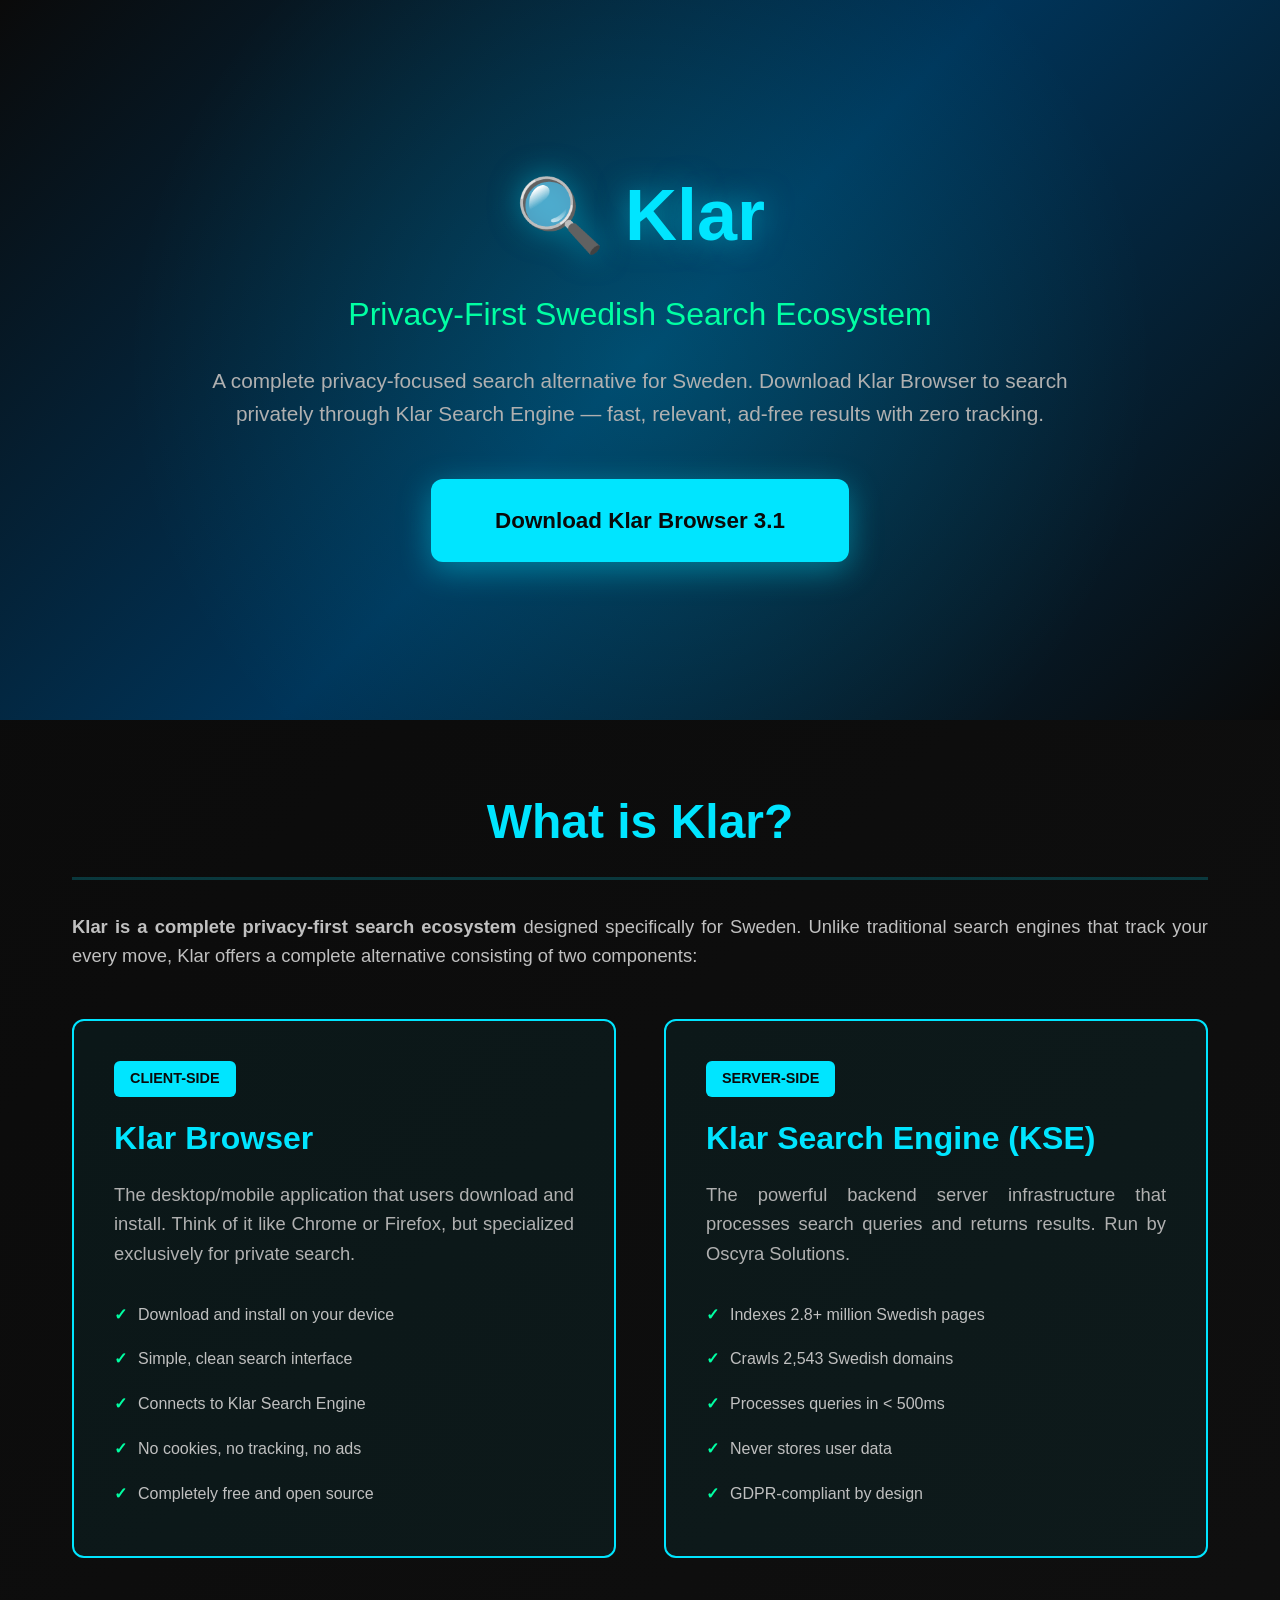
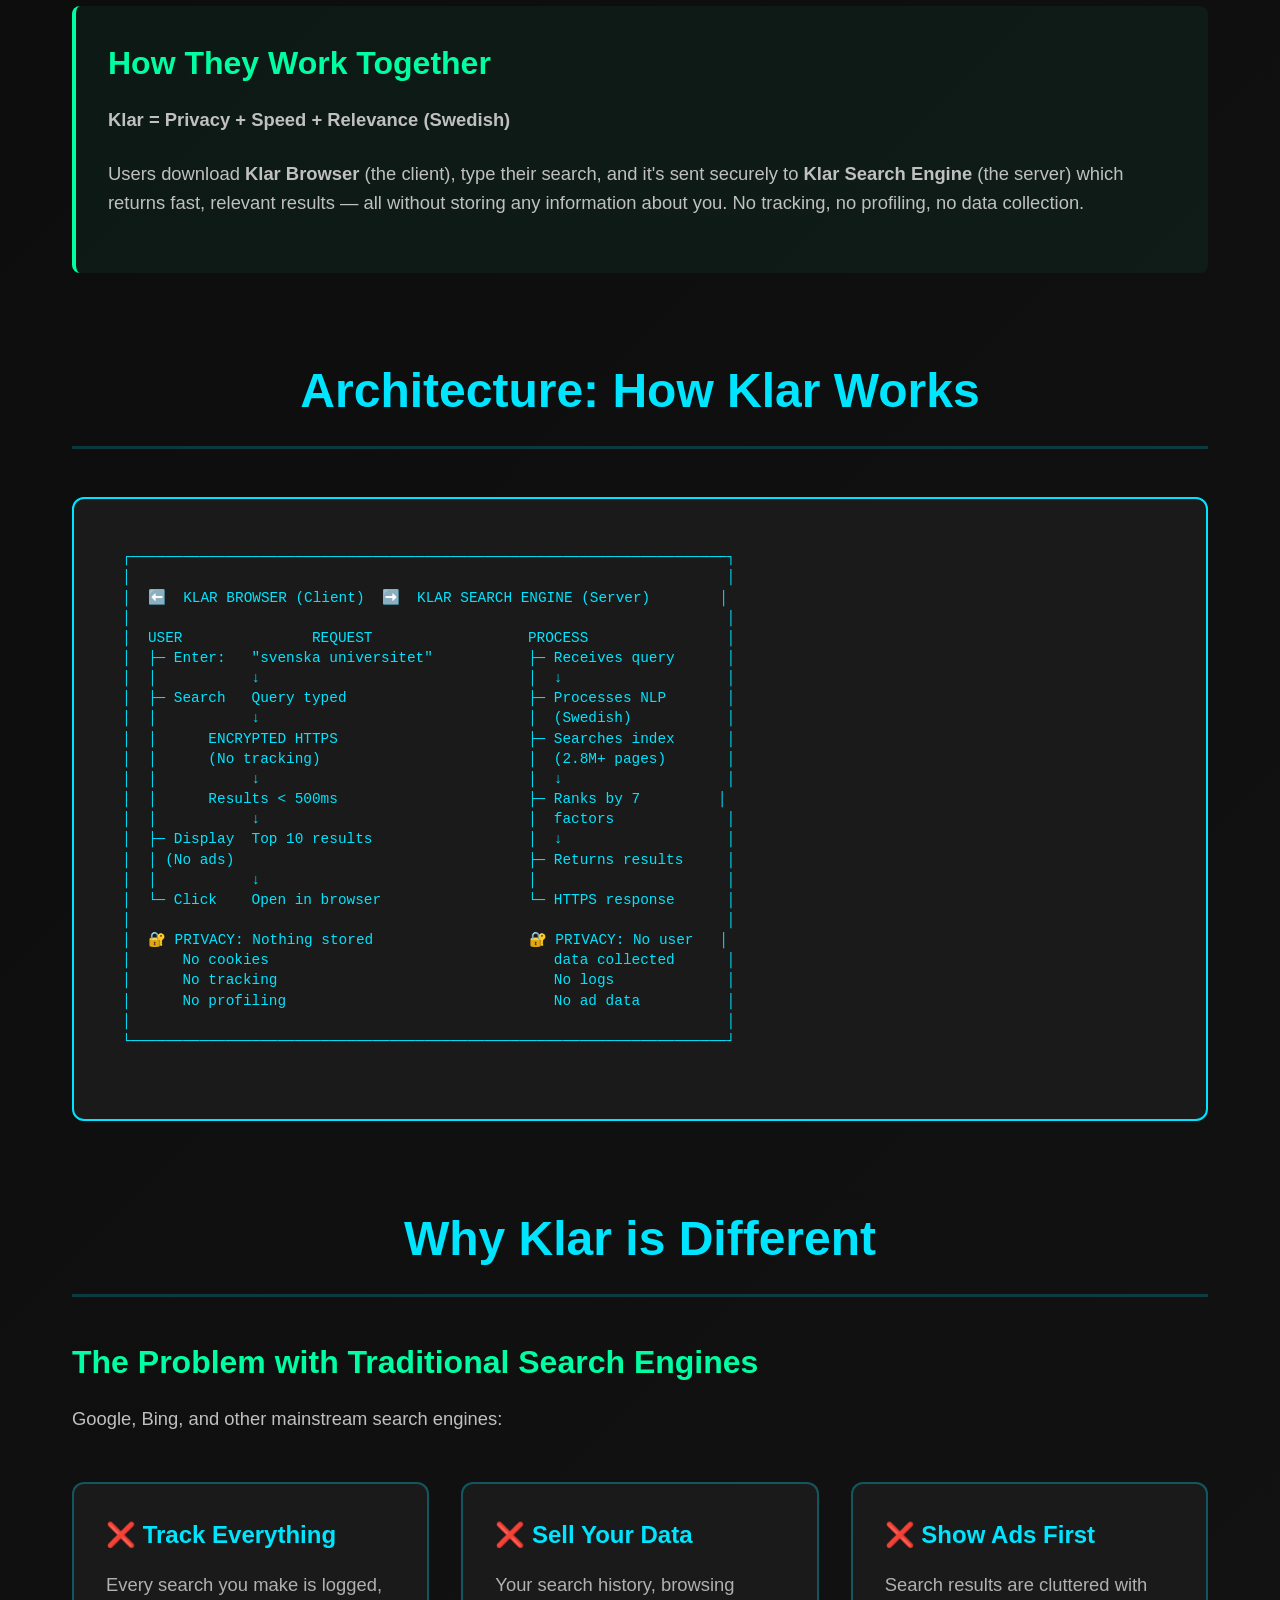
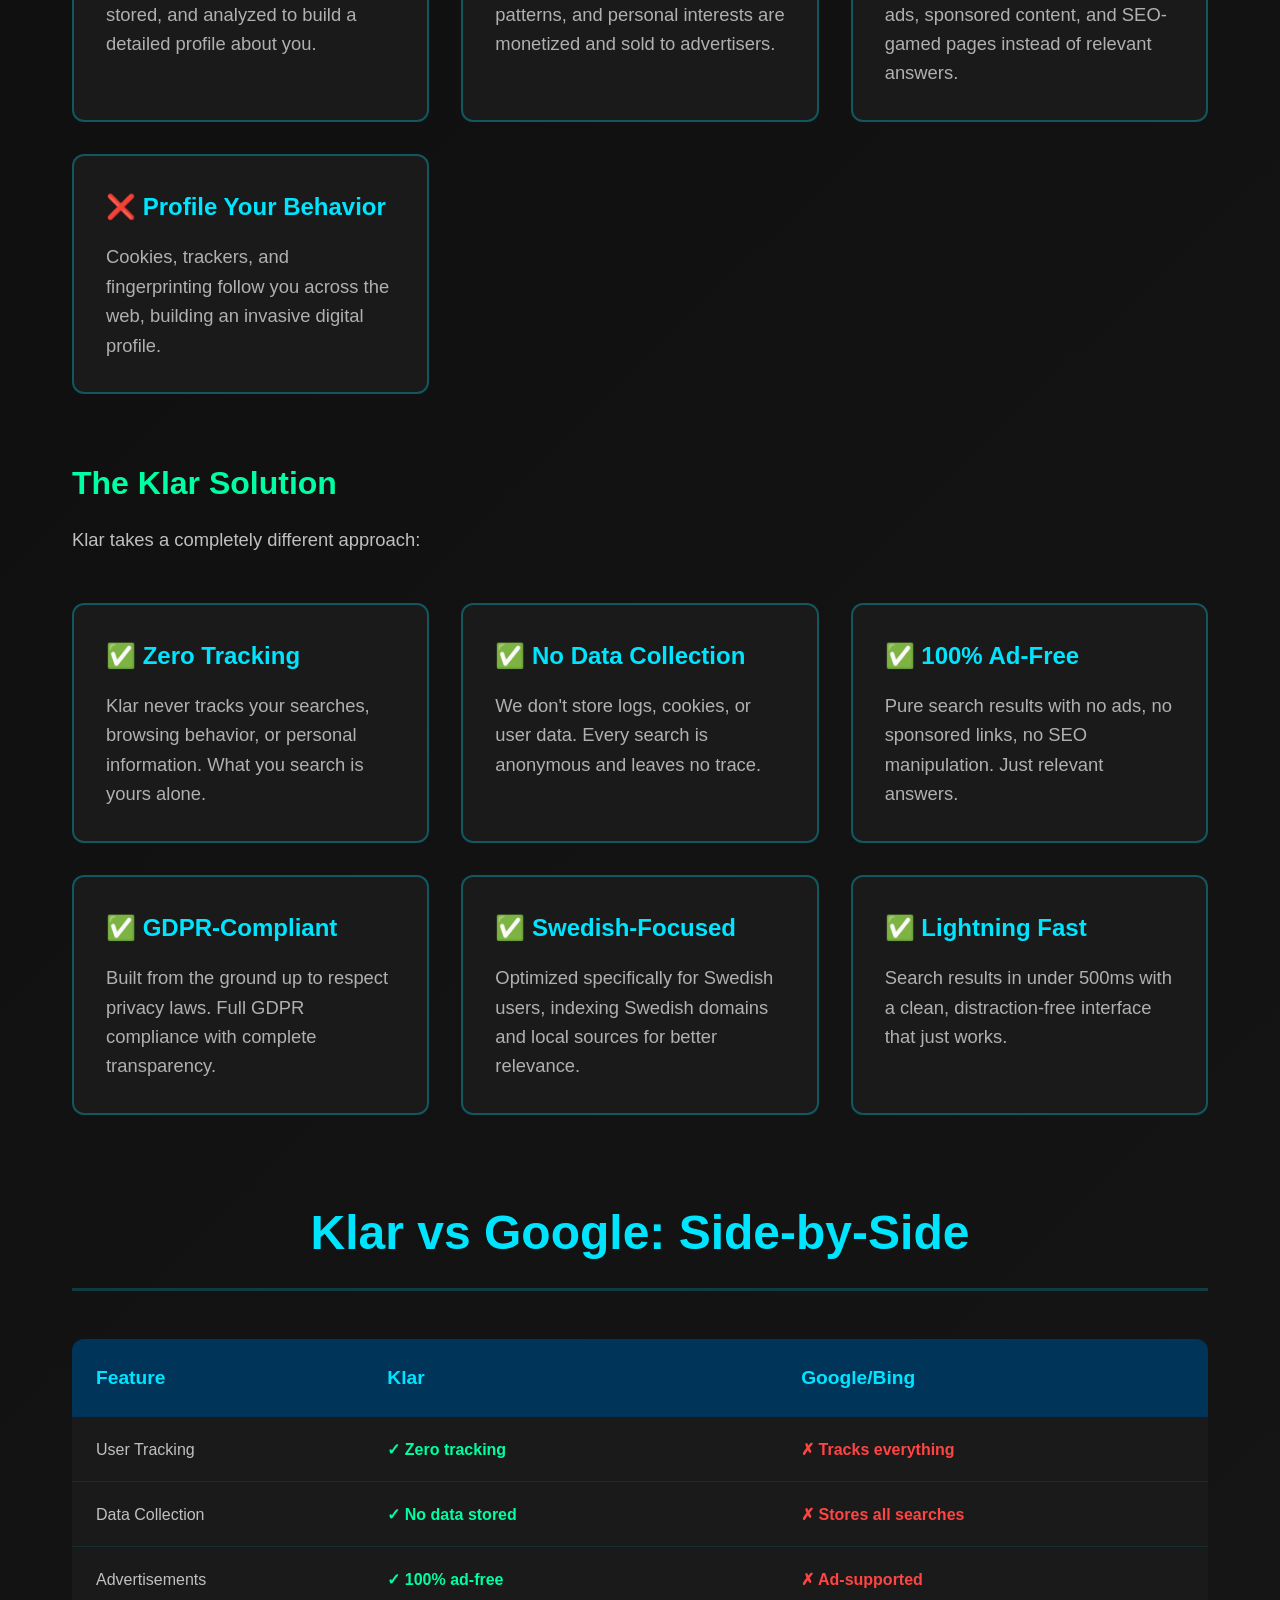
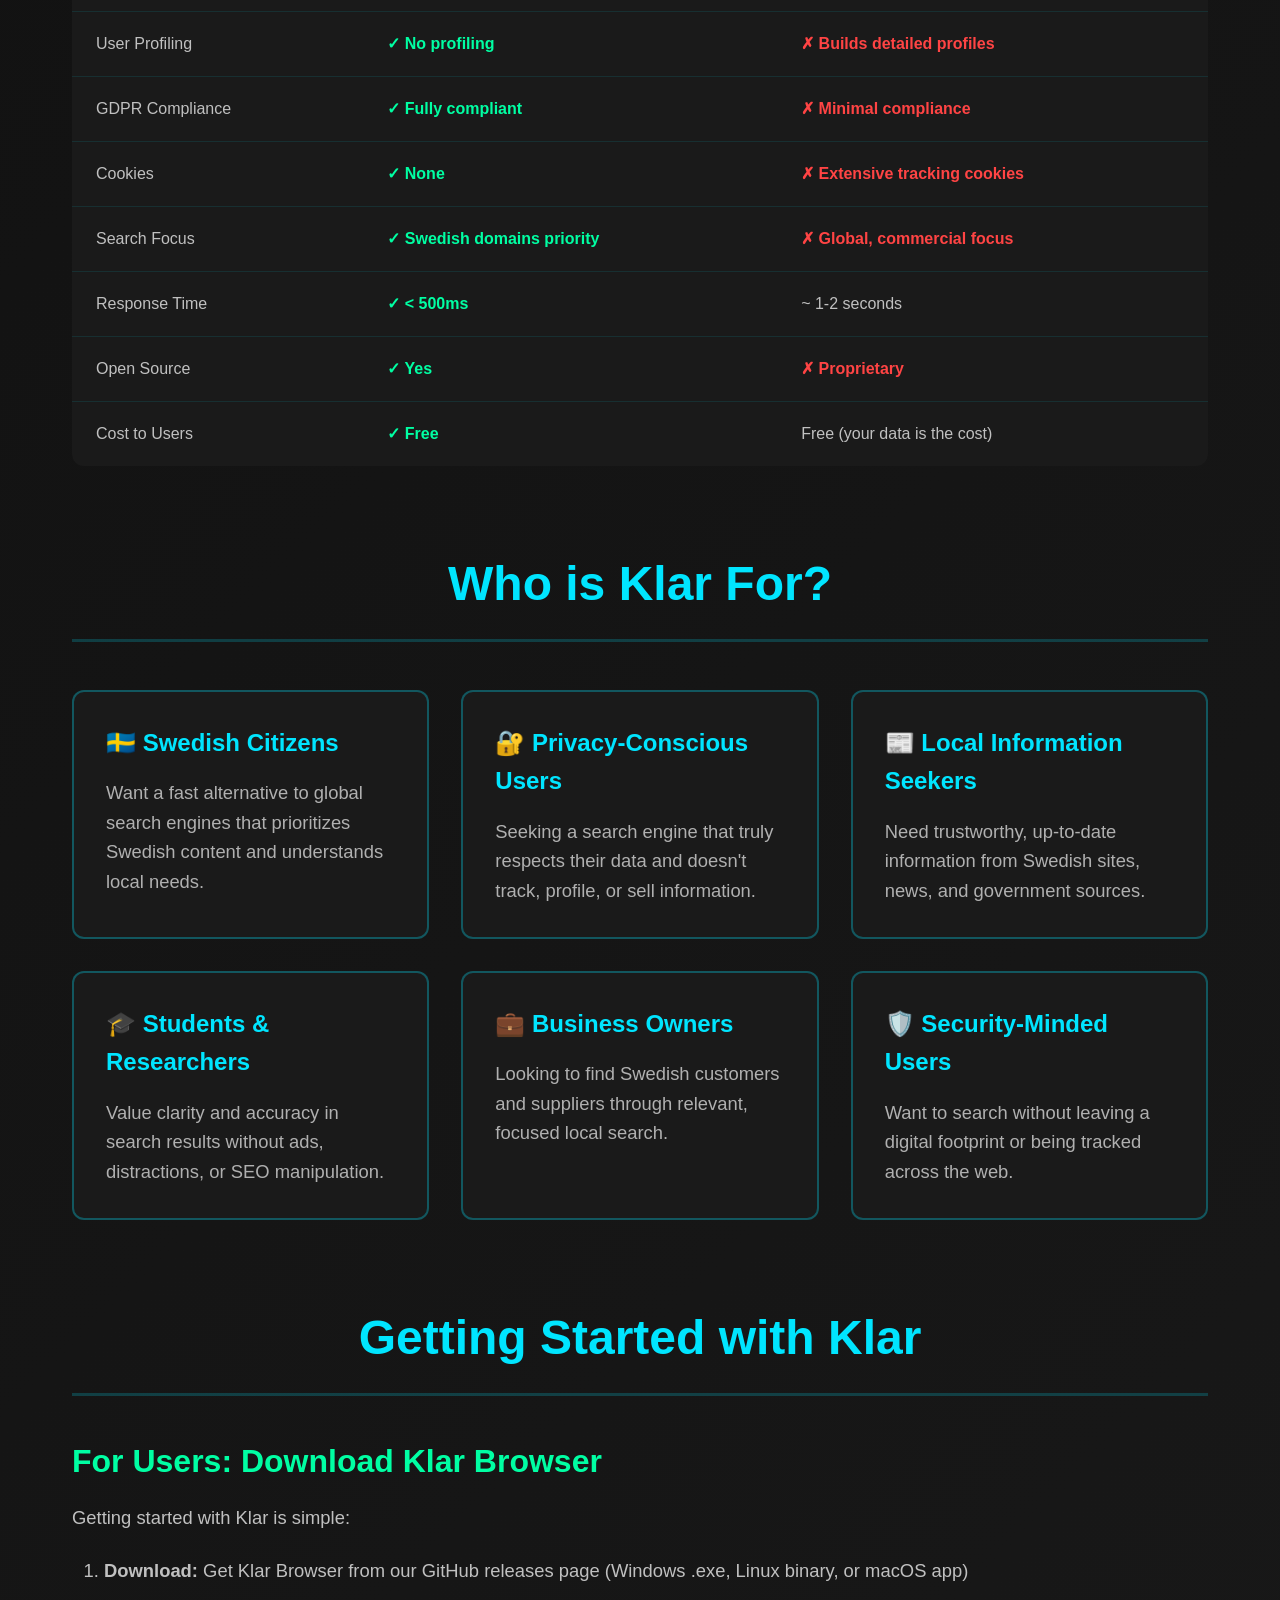
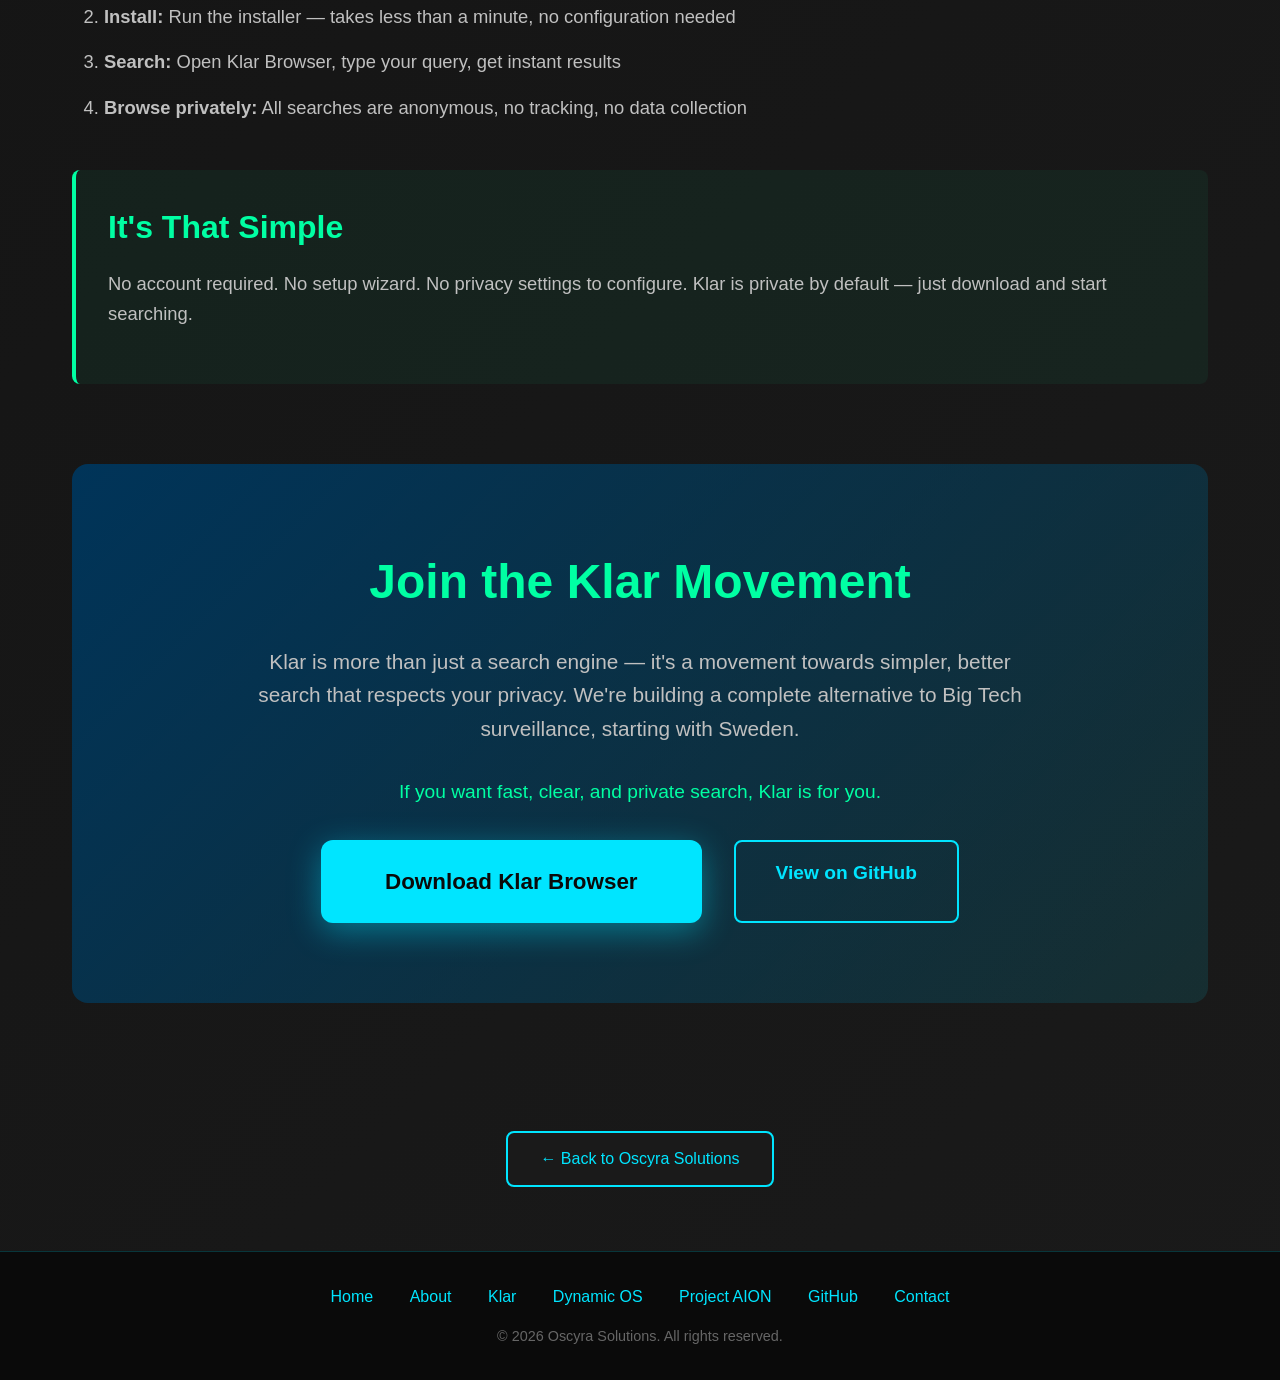
<file: klar.html>
<!DOCTYPE html>
<html lang="en" data-theme="dark">
<head>
  <meta charset="UTF-8" />
  <meta name="viewport" content="width=device-width, initial-scale=1" />
  <!-- SEO Meta Tags -->
  <meta name="description" content="Klar - A complete privacy-first search ecosystem for Sweden. Download Klar Browser and connect to Klar Search Engine for fast, private, ad-free search. GDPR-compliant with zero tracking.">
  <meta name="keywords" content="klar search engine, klar browser, Swedish search, privacy search, ad-free search, fast search, klar 3.1, Sweden search engine, GDPR search, oscyra solutions">
  <meta name="author" content="Oscyra Solutions">
  <meta name="robots" content="index, follow, max-snippet:-1, max-image-preview:large, max-video-preview:-1">
  
  <!-- Open Graph / Social Media -->
  <meta property="og:title" content="Klar - Privacy-First Swedish Search Ecosystem">
  <meta property="og:description" content="Complete privacy-focused search: Klar Browser + Klar Search Engine. Zero tracking, GDPR-compliant, ad-free Swedish search.">
  <meta property="og:url" content="https://oscyra.solutions/klar">
  <meta property="og:type" content="website">
  
  <!-- Twitter Card -->
  <meta name="twitter:card" content="summary_large_image">
  <meta name="twitter:title" content="Klar - Privacy-First Swedish Search Ecosystem">
  <meta name="twitter:description" content="Download Klar Browser for fast, private, ad-free Swedish search. Zero tracking, GDPR-compliant.">
  
  <!-- Canonical URL -->
  <link rel="canonical" href="https://oscyra.solutions/klar">
  
  <!-- Schema.org Structured Data -->
  <script type="application/ld+json">
  {
    "@context": "https://schema.org",
    "@type": "SoftwareApplication",
    "name": "Klar Search Engine",
    "alternateName": ["Klar Browser", "Klar Search"],
    "description": "A complete privacy-first search ecosystem for Sweden with zero tracking and GDPR compliance.",
    "url": "https://oscyra.solutions/klar",
    "applicationCategory": "WebApplication",
    "operatingSystem": "Windows, macOS, Linux",
    "offers": {
      "@type": "Offer",
      "price": "0",
      "priceCurrency": "SEK"
    },
    "author": {
      "@type": "Organization",
      "name": "Oscyra Solutions",
      "url": "https://oscyra.solutions/"
    }
  }
  </script>
  
  <title>Klar: Privacy-First Swedish Search Ecosystem | Oscyra Solutions</title>
  <style>
    * {
      margin: 0;
      padding: 0;
      box-sizing: border-box;
    }
    body {
      font-family: 'Segoe UI', Tahoma, Geneva, Verdana, sans-serif;
      background: linear-gradient(135deg, #0a0a0a 0%, #1a1a1a 100%);
      color: #e0e0e0;
      line-height: 1.6;
      overflow-x: hidden;
    }
    .hero {
      min-height: 80vh;
      display: flex;
      flex-direction: column;
      justify-content: center;
      align-items: center;
      text-align: center;
      background: linear-gradient(135deg, #0a0a0a 0%, #003459 50%, #0a0a0a 100%);
      position: relative;
      overflow: hidden;
      padding: 4rem 2rem;
    }
    .hero::before {
      content: '';
      position: absolute;
      top: 0;
      left: 0;
      width: 100%;
      height: 100%;
      background: radial-gradient(circle at 50% 50%, rgba(0, 229, 255, 0.15) 0%, transparent 70%);
      animation: parallax 10s ease-in-out infinite alternate;
    }
    @keyframes parallax {
      0% { transform: translateY(0); }
      100% { transform: translateY(-20px); }
    }
    .hero h1 {
      font-size: 4.5rem;
      font-weight: 700;
      color: #00e5ff;
      margin-bottom: 1rem;
      z-index: 1;
      text-shadow: 0 0 30px rgba(0, 229, 255, 0.5);
    }
    .hero .tagline {
      font-size: 2rem;
      color: #00ffa3;
      margin-bottom: 1.5rem;
      font-weight: 300;
      z-index: 1;
    }
    .hero .subtitle {
      font-size: 1.3rem;
      color: #b0b0b0;
      max-width: 900px;
      margin: 0 auto 3rem;
      z-index: 1;
    }
    .download-btn {
      display: inline-block;
      padding: 1.5rem 4rem;
      background: #00e5ff;
      color: #0a0a0a;
      font-size: 1.4rem;
      font-weight: 700;
      border-radius: 12px;
      text-decoration: none;
      box-shadow: 0 8px 32px rgba(0, 229, 255, 0.4);
      transition: all 0.3s;
      z-index: 1;
      position: relative;
    }
    .download-btn:hover {
      background: #30ffe7;
      box-shadow: 0 12px 48px rgba(0, 229, 255, 0.6);
      transform: translateY(-3px);
    }
    .container {
      max-width: 1200px;
      margin: 0 auto;
      padding: 4rem 2rem;
    }
    .section {
      margin-bottom: 5rem;
    }
    .section h2 {
      font-size: 3rem;
      color: #00e5ff;
      margin-bottom: 2rem;
      text-align: center;
      border-bottom: 3px solid rgba(0, 229, 255, 0.2);
      padding-bottom: 1rem;
    }
    .section h3 {
      font-size: 2rem;
      color: #00ffa3;
      margin: 2.5rem 0 1rem;
    }
    .section p {
      font-size: 1.15rem;
      color: #c0c0c0;
      margin-bottom: 1.5rem;
      text-align: justify;
    }
    .architecture-diagram {
      background: #1a1a1a;
      border: 2px solid #00e5ff;
      border-radius: 12px;
      padding: 3rem;
      margin: 3rem 0;
      font-family: 'Courier New', monospace;
      overflow-x: auto;
    }
    .architecture-diagram pre {
      color: #00e5ff;
      font-size: 0.9rem;
      line-height: 1.4;
      white-space: pre;
    }
    .two-column {
      display: grid;
      grid-template-columns: 1fr 1fr;
      gap: 3rem;
      margin: 3rem 0;
    }
    .component-card {
      background: rgba(0, 229, 255, 0.05);
      border: 2px solid #00e5ff;
      border-radius: 12px;
      padding: 2.5rem;
    }
    .component-card h3 {
      color: #00e5ff;
      margin-top: 0;
      font-size: 2rem;
      margin-bottom: 1rem;
    }
    .component-card .label {
      display: inline-block;
      background: #00e5ff;
      color: #0a0a0a;
      padding: 0.4rem 1rem;
      border-radius: 6px;
      font-size: 0.9rem;
      font-weight: 600;
      margin-bottom: 1rem;
    }
    .component-card ul {
      list-style: none;
      padding: 0;
    }
    .component-card ul li {
      padding: 0.6rem 0;
      color: #c0c0c0;
      position: relative;
      padding-left: 1.5rem;
    }
    .component-card ul li::before {
      content: '✓';
      position: absolute;
      left: 0;
      color: #00ffa3;
      font-weight: bold;
    }
    .features-grid {
      display: grid;
      grid-template-columns: repeat(auto-fit, minmax(280px, 1fr));
      gap: 2rem;
      margin: 3rem 0;
    }
    .feature-card {
      background: #1a1a1a;
      border: 2px solid rgba(0, 229, 255, 0.3);
      border-radius: 12px;
      padding: 2rem;
      transition: all 0.3s;
    }
    .feature-card:hover {
      border-color: #00e5ff;
      box-shadow: 0 8px 32px rgba(0, 229, 255, 0.2);
      transform: translateY(-5px);
    }
    .feature-card h4 {
      color: #00e5ff;
      font-size: 1.5rem;
      margin-bottom: 1rem;
    }
    .feature-card p {
      color: #b0b0b0;
      margin: 0;
      text-align: left;
    }
    .comparison-table {
      background: #1a1a1a;
      border-radius: 12px;
      overflow: hidden;
      margin: 3rem 0;
    }
    .comparison-table table {
      width: 100%;
      border-collapse: collapse;
    }
    .comparison-table th {
      background: #003459;
      color: #00e5ff;
      padding: 1.5rem;
      text-align: left;
      font-size: 1.2rem;
    }
    .comparison-table td {
      padding: 1.2rem 1.5rem;
      border-bottom: 1px solid rgba(0, 229, 255, 0.1);
      color: #c0c0c0;
    }
    .comparison-table tr:last-child td {
      border-bottom: none;
    }
    .comparison-table .yes {
      color: #00ffa3;
      font-weight: bold;
    }
    .comparison-table .no {
      color: #ff4444;
      font-weight: bold;
    }
    .highlight-box {
      background: rgba(0, 255, 163, 0.05);
      border-left: 4px solid #00ffa3;
      padding: 2rem;
      margin: 3rem 0;
      border-radius: 8px;
    }
    .highlight-box h3 {
      color: #00ffa3;
      margin-top: 0;
    }
    .cta-section {
      text-align: center;
      padding: 5rem 2rem;
      margin: 5rem 0;
      background: linear-gradient(135deg, #003459 0%, rgba(0, 229, 255, 0.1) 100%);
      border-radius: 16px;
    }
    .cta-section h2 {
      font-size: 3rem;
      color: #00ffa3;
      margin-bottom: 1.5rem;
      border: none;
    }
    .cta-section p {
      font-size: 1.3rem;
      color: #c0c0c0;
      max-width: 800px;
      margin: 0 auto 2rem;
    }
    .links-row {
      display: flex;
      gap: 2rem;
      justify-content: center;
      flex-wrap: wrap;
      margin-top: 2rem;
    }
    .secondary-btn {
      display: inline-block;
      padding: 1rem 2.5rem;
      background: transparent;
      color: #00e5ff;
      font-size: 1.2rem;
      font-weight: 600;
      border: 2px solid #00e5ff;
      border-radius: 8px;
      text-decoration: none;
      transition: all 0.3s;
    }
    .secondary-btn:hover {
      background: #00e5ff;
      color: #0a0a0a;
    }
    .back-link {
      display: inline-block;
      margin-top: 3rem;
      padding: 0.8rem 2rem;
      background: #1a1a1a;
      color: #00e5ff;
      text-decoration: none;
      border: 2px solid #00e5ff;
      border-radius: 8px;
      transition: all 0.3s;
    }
    .back-link:hover {
      background: #00e5ff;
      color: #0a0a0a;
    }
    footer {
      background: #0a0a0a;
      padding: 2rem;
      text-align: center;
      border-top: 1px solid rgba(0, 229, 255, 0.2);
    }
    footer a {
      color: #00e5ff;
      text-decoration: none;
      margin: 0 1rem;
      transition: color 0.3s;
    }
    footer a:hover {
      color: #00ffa3;
    }
    .copyright {
      margin-top: 1rem;
      color: #666;
      font-size: 0.9rem;
    }
    @media (max-width: 768px) {
      .hero h1 { font-size: 2.5rem; }
      .hero .tagline { font-size: 1.3rem; }
      .hero .subtitle { font-size: 1.1rem; }
      .section h2 { font-size: 2rem; }
      .section h3 { font-size: 1.5rem; }
      .two-column { grid-template-columns: 1fr; gap: 2rem; }
      .features-grid { grid-template-columns: 1fr; }
      .links-row { flex-direction: column; align-items: center; }
      .architecture-diagram { padding: 1.5rem; }
      .architecture-diagram pre { font-size: 0.7rem; }
    }
  </style>
</head>
<body>
  
  <div class="hero">
    <h1>🔍 Klar</h1>
    <div class="tagline">Privacy-First Swedish Search Ecosystem</div>
    <p class="subtitle">
      A complete privacy-focused search alternative for Sweden. Download Klar Browser to search privately 
      through Klar Search Engine — fast, relevant, ad-free results with zero tracking.
    </p>
    <a href="https://github.com/CKCHDX/klar/releases/download/3.1/Klar.exe" class="download-btn" target="_blank" rel="noopener noreferrer">
      Download Klar Browser 3.1
    </a>
  </div>

  <div class="container">
    
    <section class="section">
      <h2>What is Klar?</h2>
      <p>
        <strong>Klar is a complete privacy-first search ecosystem</strong> designed specifically for Sweden. 
        Unlike traditional search engines that track your every move, Klar offers a complete alternative consisting of two components:
      </p>
      
      <div class="two-column">
        <div class="component-card">
          <span class="label">CLIENT-SIDE</span>
          <h3>Klar Browser</h3>
          <p style="color: #b0b0b0; margin-bottom: 1.5rem;">
            The desktop/mobile application that users download and install. Think of it like Chrome or Firefox, 
            but specialized exclusively for private search.
          </p>
          <ul>
            <li>Download and install on your device</li>
            <li>Simple, clean search interface</li>
            <li>Connects to Klar Search Engine</li>
            <li>No cookies, no tracking, no ads</li>
            <li>Completely free and open source</li>
          </ul>
        </div>
        
        <div class="component-card">
          <span class="label">SERVER-SIDE</span>
          <h3>Klar Search Engine (KSE)</h3>
          <p style="color: #b0b0b0; margin-bottom: 1.5rem;">
            The powerful backend server infrastructure that processes search queries and returns results. 
            Run by Oscyra Solutions.
          </p>
          <ul>
            <li>Indexes 2.8+ million Swedish pages</li>
            <li>Crawls 2,543 Swedish domains</li>
            <li>Processes queries in &lt; 500ms</li>
            <li>Never stores user data</li>
            <li>GDPR-compliant by design</li>
          </ul>
        </div>
      </div>
      
      <div class="highlight-box">
        <h3>How They Work Together</h3>
        <p style="text-align: left;">
          <strong>Klar = Privacy + Speed + Relevance (Swedish)</strong>
        </p>
        <p style="text-align: left; margin-top: 1rem;">
          Users download <strong>Klar Browser</strong> (the client), type their search, and it's sent securely 
          to <strong>Klar Search Engine</strong> (the server) which returns fast, relevant results — all without 
          storing any information about you. No tracking, no profiling, no data collection.
        </p>
      </div>
    </section>

    <section class="section">
      <h2>Architecture: How Klar Works</h2>
      
      <div class="architecture-diagram">
        <pre>
┌─────────────────────────────────────────────────────────────────────┐
│                                                                     │
│  ⬅️  KLAR BROWSER (Client)  ➡️  KLAR SEARCH ENGINE (Server)        │
│                                                                     │
│  USER               REQUEST                  PROCESS                │
│  ├─ Enter:   "svenska universitet"           ├─ Receives query      │
│  │           ↓                               │  ↓                   │
│  ├─ Search   Query typed                     ├─ Processes NLP       │
│  │           ↓                               │  (Swedish)           │
│  │      ENCRYPTED HTTPS                      ├─ Searches index      │
│  │      (No tracking)                        │  (2.8M+ pages)       │
│  │           ↓                               │  ↓                   │
│  │      Results &lt; 500ms                      ├─ Ranks by 7         │
│  │           ↓                               │  factors             │
│  ├─ Display  Top 10 results                  │  ↓                   │
│  │ (No ads)                                  ├─ Returns results     │
│  │           ↓                               │                      │
│  └─ Click    Open in browser                 └─ HTTPS response      │
│                                                                     │
│  🔐 PRIVACY: Nothing stored                  🔐 PRIVACY: No user   │
│      No cookies                                 data collected      │
│      No tracking                                No logs             │
│      No profiling                               No ad data          │
│                                                                     │
└─────────────────────────────────────────────────────────────────────┘
        </pre>
      </div>
    </section>

    <section class="section">
      <h2>Why Klar is Different</h2>
      
      <h3>The Problem with Traditional Search Engines</h3>
      <p>Google, Bing, and other mainstream search engines:</p>
      
      <div class="features-grid">
        <div class="feature-card">
          <h4>❌ Track Everything</h4>
          <p>Every search you make is logged, stored, and analyzed to build a detailed profile about you.</p>
        </div>
        <div class="feature-card">
          <h4>❌ Sell Your Data</h4>
          <p>Your search history, browsing patterns, and personal interests are monetized and sold to advertisers.</p>
        </div>
        <div class="feature-card">
          <h4>❌ Show Ads First</h4>
          <p>Search results are cluttered with ads, sponsored content, and SEO-gamed pages instead of relevant answers.</p>
        </div>
        <div class="feature-card">
          <h4>❌ Profile Your Behavior</h4>
          <p>Cookies, trackers, and fingerprinting follow you across the web, building an invasive digital profile.</p>
        </div>
      </div>
      
      <h3 style="margin-top: 4rem;">The Klar Solution</h3>
      <p>Klar takes a completely different approach:</p>
      
      <div class="features-grid">
        <div class="feature-card">
          <h4>✅ Zero Tracking</h4>
          <p>Klar never tracks your searches, browsing behavior, or personal information. What you search is yours alone.</p>
        </div>
        <div class="feature-card">
          <h4>✅ No Data Collection</h4>
          <p>We don't store logs, cookies, or user data. Every search is anonymous and leaves no trace.</p>
        </div>
        <div class="feature-card">
          <h4>✅ 100% Ad-Free</h4>
          <p>Pure search results with no ads, no sponsored links, no SEO manipulation. Just relevant answers.</p>
        </div>
        <div class="feature-card">
          <h4>✅ GDPR-Compliant</h4>
          <p>Built from the ground up to respect privacy laws. Full GDPR compliance with complete transparency.</p>
        </div>
        <div class="feature-card">
          <h4>✅ Swedish-Focused</h4>
          <p>Optimized specifically for Swedish users, indexing Swedish domains and local sources for better relevance.</p>
        </div>
        <div class="feature-card">
          <h4>✅ Lightning Fast</h4>
          <p>Search results in under 500ms with a clean, distraction-free interface that just works.</p>
        </div>
      </div>
    </section>

    <section class="section">
      <h2>Klar vs Google: Side-by-Side</h2>
      
      <div class="comparison-table">
        <table>
          <thead>
            <tr>
              <th>Feature</th>
              <th>Klar</th>
              <th>Google/Bing</th>
            </tr>
          </thead>
          <tbody>
            <tr>
              <td>User Tracking</td>
              <td class="yes">✓ Zero tracking</td>
              <td class="no">✗ Tracks everything</td>
            </tr>
            <tr>
              <td>Data Collection</td>
              <td class="yes">✓ No data stored</td>
              <td class="no">✗ Stores all searches</td>
            </tr>
            <tr>
              <td>Advertisements</td>
              <td class="yes">✓ 100% ad-free</td>
              <td class="no">✗ Ad-supported</td>
            </tr>
            <tr>
              <td>User Profiling</td>
              <td class="yes">✓ No profiling</td>
              <td class="no">✗ Builds detailed profiles</td>
            </tr>
            <tr>
              <td>GDPR Compliance</td>
              <td class="yes">✓ Fully compliant</td>
              <td class="no">✗ Minimal compliance</td>
            </tr>
            <tr>
              <td>Cookies</td>
              <td class="yes">✓ None</td>
              <td class="no">✗ Extensive tracking cookies</td>
            </tr>
            <tr>
              <td>Search Focus</td>
              <td class="yes">✓ Swedish domains priority</td>
              <td class="no">✗ Global, commercial focus</td>
            </tr>
            <tr>
              <td>Response Time</td>
              <td class="yes">✓ &lt; 500ms</td>
              <td>~ 1-2 seconds</td>
            </tr>
            <tr>
              <td>Open Source</td>
              <td class="yes">✓ Yes</td>
              <td class="no">✗ Proprietary</td>
            </tr>
            <tr>
              <td>Cost to Users</td>
              <td class="yes">✓ Free</td>
              <td>Free (your data is the cost)</td>
            </tr>
          </tbody>
        </table>
      </div>
    </section>

    <section class="section">
      <h2>Who is Klar For?</h2>
      
      <div class="features-grid">
        <div class="feature-card">
          <h4>🇸🇪 Swedish Citizens</h4>
          <p>Want a fast alternative to global search engines that prioritizes Swedish content and understands local needs.</p>
        </div>
        <div class="feature-card">
          <h4>🔐 Privacy-Conscious Users</h4>
          <p>Seeking a search engine that truly respects their data and doesn't track, profile, or sell information.</p>
        </div>
        <div class="feature-card">
          <h4>📰 Local Information Seekers</h4>
          <p>Need trustworthy, up-to-date information from Swedish sites, news, and government sources.</p>
        </div>
        <div class="feature-card">
          <h4>🎓 Students & Researchers</h4>
          <p>Value clarity and accuracy in search results without ads, distractions, or SEO manipulation.</p>
        </div>
        <div class="feature-card">
          <h4>💼 Business Owners</h4>
          <p>Looking to find Swedish customers and suppliers through relevant, focused local search.</p>
        </div>
        <div class="feature-card">
          <h4>🛡️ Security-Minded Users</h4>
          <p>Want to search without leaving a digital footprint or being tracked across the web.</p>
        </div>
      </div>
    </section>

    <section class="section">
      <h2>Getting Started with Klar</h2>
      
      <h3>For Users: Download Klar Browser</h3>
      <p>
        Getting started with Klar is simple:
      </p>
      <ol style="color: #c0c0c0; font-size: 1.15rem; margin-left: 2rem;">
        <li style="margin-bottom: 1rem;"><strong>Download:</strong> Get Klar Browser from our GitHub releases page (Windows .exe, Linux binary, or macOS app)</li>
        <li style="margin-bottom: 1rem;"><strong>Install:</strong> Run the installer — takes less than a minute, no configuration needed</li>
        <li style="margin-bottom: 1rem;"><strong>Search:</strong> Open Klar Browser, type your query, get instant results</li>
        <li><strong>Browse privately:</strong> All searches are anonymous, no tracking, no data collection</li>
      </ol>
      
      <div class="highlight-box">
        <h3>It's That Simple</h3>
        <p style="text-align: left;">
          No account required. No setup wizard. No privacy settings to configure. 
          Klar is private by default — just download and start searching.
        </p>
      </div>
    </section>

    <div class="cta-section">
      <h2>Join the Klar Movement</h2>
      <p>
        Klar is more than just a search engine — it's a movement towards simpler, better search that respects your privacy. 
        We're building a complete alternative to Big Tech surveillance, starting with Sweden.
      </p>
      <p style="font-size: 1.2rem; color: #00ffa3; margin-top: 2rem;">
        If you want fast, clear, and private search, Klar is for you.
      </p>
      
      <div class="links-row">
        <a href="https://github.com/CKCHDX/klar/releases/download/3.1/Klar.exe" class="download-btn" target="_blank" rel="noopener noreferrer">
          Download Klar Browser
        </a>
        <a href="https://github.com/CKCHDX/klar" class="secondary-btn" target="_blank" rel="noopener noreferrer">
          View on GitHub
        </a>
      </div>
    </div>

    <div style="text-align: center;">
      <a href="index.html" class="back-link">← Back to Oscyra Solutions</a>
    </div>
    
  </div>

  <footer>
    <a href="index.html">Home</a>
    <a href="about.html">About</a>
    <a href="klar.html">Klar</a>
    <a href="dynamic-os.html">Dynamic OS</a>
    <a href="project-aion.html">Project AION</a>
    <a href="https://github.com/CKCHDX" target="_blank" rel="noopener noreferrer">GitHub</a>
    <a href="mailto:contact@oscyra.solutions">Contact</a>
    <div class="copyright">&copy; 2026 Oscyra Solutions. All rights reserved.</div>
  </footer>

</body>
</html>
</file>
<file: css/dark-style.css>
/* ==========================================================================
   dark-style.css — PROJECT-AION
   ========================================================================== */

/* ─── Variables & Theme ─────────────────────────────────────────────────── */
:root[data-theme="dark"] {
  --bg:           #121212;
  --surface:      #1e1e1e;
  --accent:       #00d1ff;
  --text:         #e0e0e0;
  --muted:        #666666;
  --radius:       8px;
  --gap:          1.5rem;
  --dur:          0.6s;
  --fz-base:      1rem;
  --fz-lg:        1.25rem;
  --fz-xl:        2rem;
}

/* Reset & Box-Sizing */
*,
*::before,
*::after {
  margin: 0;
  padding: 0;
  box-sizing: border-box;
}

/* Base */
html {
  scroll-behavior: smooth;
  font-size: var(--fz-base);
}
body {
  background: var(--bg);
  color: var(--text);
  font-family: 'Segoe UI', sans-serif;
  line-height: 1.6;
  overflow-x: hidden;
}

/* Utility Containers */
.container {
  width: 90%;
  max-width: 1080px;
  margin: 0 auto;
}

/* Buttons */
.btn {
  display: inline-block;
  padding: 0.75rem 1.5rem;
  border-radius: var(--radius);
  font-weight: 600;
  text-align: center;
  transition: transform 0.2s ease, background 0.2s ease;
  cursor: pointer;
}
.btn-primary {
  background: var(--accent);
  color: var(--surface);
  border: none;
}
.btn-primary:hover {
  transform: translateY(-2px);
  opacity: 0.9;
}

/* Theme Toggle */
.theme-toggle {
  position: fixed;
  top: 1rem;
  right: 1rem;
  background: var(--surface);
  color: var(--text);
  border: none;
  border-radius: var(--radius);
  padding: 0.5rem;
  cursor: pointer;
  z-index: 1001;
  box-shadow: 0 2px 6px rgba(0,0,0,0.5);
}

/* Site Header & Navigation */
.site-header {
  position: sticky;
  top: 0;
  background: var(--surface);
  z-index: 1000;
  box-shadow: 0 2px 4px rgba(0,0,0,0.4);
}
.site-header .container {
  display: flex;
  align-items: center;
  justify-content: space-between;
  padding: 0.75rem 0;
}
.logo {
  font-size: var(--fz-xl);
  color: var(--accent);
  text-decoration: none;
  font-weight: bold;
}
.nav-toggle {
  display: none;
  background: none;
  border: none;
  font-size: 1.5rem;
  cursor: pointer;
}

/* Nav List */
.nav-list {
  display: flex;
  gap: 1rem;
}
.nav-list a {
  color: var(--text);
  text-decoration: none;
  padding: 0.5rem;
  transition: color 0.2s ease;
}
.nav-list a:hover {
  color: var(--accent);
}

/* Mobile Nav */
@media (max-width: 768px) {
  .nav-toggle {
    display: block;
  }
  .nav-list {
    position: fixed;
    top: 0; right: 0;
    height: 100%;
    width: 240px;
    background: var(--surface);
    flex-direction: column;
    padding: 2rem 1rem;
    transform: translateX(100%);
    transition: transform var(--dur) ease;
    box-shadow: -2px 0 6px rgba(0,0,0,0.5);
    z-index: 1000;
  }
  .nav-list.open {
    transform: translateX(0);
  }
}

/* Sections */
.section {
  padding: var(--gap) 0;
}
.section h2 {
  text-align: center;
  margin-bottom: var(--gap);
  color: var(--accent);
  font-size: var(--fz-xl);
}

/* Hero */
.hero {
  position: relative;
  height: 80vh;
  background: var(--surface) url('../img/hero-dark.jpg') center/cover no-repeat;
  display: flex;
  align-items: center;
}
.hero::after {
  content: '';
  position: absolute;
  inset: 0;
  background: rgba(0,0,0,0.6);
}
.hero-inner {
  position: relative;
  z-index: 1;
  text-align: center;
  color: var(--surface);
  padding: 0 var(--gap);
}
.hero-inner h1 {
  font-size: 3rem;
  margin-bottom: 1rem;
}
.typing {
  font-size: var(--fz-lg);
  color: var(--surface);
  height: 1.5em;
  overflow: hidden;
  white-space: nowrap;
  border-right: 2px solid var(--surface);
  animation: blink-cursor 0.8s steps(1) infinite;
}
@keyframes blink-cursor {
  50% { border-color: transparent; }
}

/* Reveal Classes */
.reveal-fade {
  opacity: 0;
  transform: translateY(20px);
  transition: opacity var(--dur) ease, transform var(--dur) ease;
}
.reveal-slide {
  opacity: 0;
  transform: translateX(-20px);
  transition: opacity var(--dur) ease, transform var(--dur) ease;
}
.reveal-stagger > * {
  opacity: 0;
  transform: translateY(20px);
  transition: opacity var(--dur) ease, transform var(--dur) ease;
}

/* Grid Utilities */
.grid-2 {
  display: grid;
  grid-template-columns: 1fr 1fr;
  gap: var(--gap);
}
@media (max-width: 768px) {
  .grid-2 {
    grid-template-columns: 1fr;
  }
}

/* Responsive Images */
.responsive-img {
  width: 100%;
  height: auto;
  display: block;
  border-radius: var(--radius);
  box-shadow: 0 4px 12px rgba(0,0,0,0.4);
}

/* Card Grids */
.card-grid {
  display: grid;
  grid-template-columns: repeat(auto-fit, minmax(220px, 1fr));
  gap: var(--gap);
}
.card-grid-small {
  display: grid;
  grid-template-columns: repeat(auto-fit, minmax(140px, 1fr));
  gap: var(--gap);
}
.card {
  background: var(--surface);
  border-radius: var(--radius);
  padding: 1rem;
  box-shadow: 0 4px 12px rgba(0,0,0,0.3);
  transition: transform var(--dur) ease;
}
.card:hover {
  transform: translateY(-5px);
}

/* Lists */
.status-list,
.overview-text ul {
  list-style: disc inside;
  max-width: 800px;
  margin: 0 auto;
  text-align: left;
}
.status-list li {
  margin-bottom: 0.75rem;
}
.status-done {
  color: #4caf50;
  font-weight: bold;
}
.status-date {
  color: var(--accent);
  font-weight: bold;
}

/* Code Blocks */
.code-block {
  background: var(--surface);
  padding: var(--gap);
  border-radius: var(--radius);
  overflow-x: auto;
  font-family: monospace;
  font-size: 0.9rem;
}

/* Progress Grid & Items */
.progress-grid {
  display: grid;
  grid-template-columns: repeat(auto-fit, minmax(80px, 1fr));
  gap: var(--gap);
  max-width: 600px;
  margin: 0 auto;
}
.progress-item {
  position: relative;
  width: 100%;
  height: 8px;
  background: var(--muted);
  border-radius: 4px;
  overflow: hidden;
}
.progress-item span {
  position: absolute;
  top: -1.5rem;
  left: 50%;
  transform: translateX(-50%);
  font-size: 0.85rem;
  color: var(--text);
}
.progress-item::after {
  content: '';
  position: absolute;
  inset: 0;
  background: var(--accent);
  width: 0%;
  transition: width 1s ease-out;
}

/* Releases */
.releases .release-list {
  display: flex;
  flex-direction: column;
  gap: var(--gap);
}
.release-list .release {
  background: var(--surface);
  border-radius: var(--radius);
  padding: 1rem;
  box-shadow: 0 4px 12px rgba(0,0,0,0.3);
}
.release-list .release h3 {
  color: var(--accent);
  margin-bottom: 0.5rem;
}
.release-list .date {
  font-size: 0.85rem;
  color: var(--muted);
}

/* Accordion */
.accordion {
  max-width: 800px;
  margin: 0 auto;
}
.accordion-item + .accordion-item {
  margin-top: var(--gap);
}
.accordion-header {
  width: 100%;
  text-align: left;
  padding: 1rem;
  background: var(--surface);
  border: none;
  border-radius: var(--radius);
  cursor: pointer;
  color: var(--text);
  font-size: var(--fz-base);
}
.accordion-body {
  max-height: 0;
  overflow: hidden;
  transition: max-height 0.4s ease;
  background: var(--surface);
  border-radius: var(--radius);
  margin-top: 0.5rem;
}
.accordion-body p {
  padding: 1rem;
  margin: 0;
}

/* Contact Form */
.contact form {
  max-width: 480px;
  margin: 0 auto;
  display: flex;
  flex-direction: column;
}
.contact input,
.contact textarea {
  margin-bottom: var(--gap);
  padding: 0.75rem;
  border: 1px solid #2c2c2c;
  border-radius: var(--radius);
  background: var(--surface);
  color: var(--text);
}
.contact button {
  margin-top: var(--gap);
  align-self: flex-start;
}

/* Reveal Visible State */
.visible.reveal-fade,
.visible.reveal-slide {
  opacity: 1;
  transform: none;
}
.reveal-stagger.visible > * {
  opacity: 1;
  transform: none;
}

/* Responsive Typography */
@media (max-width: 768px) {
  :root {
    --fz-xl: 1.5rem;
    --fz-lg: 1.125rem;
  }
  .hero-inner h1 {
    font-size: 2.5rem;
  }
}

/* Keyframes */
@keyframes blink-cursor {
  50% {
    border-color: transparent;
  }
}




/* ─── Hero Text Override ───────────────────────────────────── */
#hero .hero-inner {
  /* Make all hero text use your light text variable */
  color: var(--text) !important;
}

/* (Optional) If you want the main H1 to be even brighter or your accent: */
#hero .hero-inner h1 {
  color: var(--accent) !important;
}

/* (Optional) If you want your typing line a muted light grey: */
#hero .hero-inner .typing {
  color: var(--muted) !important;
}

/* (Optional) Hero goals in standard light text: */
#hero .hero-inner .hero-goals li {
  color: var(--text) !important;
  list-style-position: inside;

}


/* ─── Landing Page (index.html) Styles ───────────────────────────── */

body.page-index {
  background: linear-gradient(135deg, #121212 0%, #003459 100%);
  color: #e0e0e0;
  min-height: 100vh;
  display: flex;
  flex-direction: column;
  justify-content: center;
  align-items: center;
  padding: 2rem;
  text-align: center;
  font-family: 'Segoe UI', sans-serif;
}

body.page-index h1 {
  font-size: 3.5rem;
  color: var(--accent, #00e5ff);
  margin-bottom: 1rem;
  font-weight: 900;
  text-shadow: 0 0 12px #00d1ffaa;
}

body.page-index p {
  font-size: 1.25rem;
  max-width: 600px;
  margin-bottom: 3rem;
  color: var(--muted, #b0b0b0);
}

body.page-index .btn-primary {
  font-size: 1.5rem;
  padding: 1rem 3rem;
  margin: 0 1rem;
  border-radius: 12px;
  transition: background 0.3s ease, transform 0.2s ease;
}

body.page-index .btn-primary:hover {
  background: #00a9cc;
  transform: translateY(-3px);
}

body.page-index .landing-options a {
  display: flex;
  align-items: center;
  justify-content: center;
  min-width: 260px;
  min-height: 35px;
  padding: 2rem 3rem;
  font-size: 1.5rem;
  background: #18e0ff;
  color: #003459;
  border-radius: 18px;
  text-decoration: none;
  font-weight: 700;
  box-shadow: 0 4px 28px 0 #00e5ff38;
  transition: background 0.15s, color 0.15s;
  margin-bottom: 0.5rem;
}


body.page-index .landing-options {
  display: flex;
  gap: 2rem;
  justify-content: center;
  width: 100%;
  max-width: 700px;
  margin: 2rem auto 0 auto;
  flex-wrap: nowrap;
}
.page-fade {
  opacity: 1;
  transition: opacity 0.5s ease-out;
}
.page-fade.fade-out {
  opacity: 0;
}




.dynamic-os {
  --background: #0f1117;
  --foreground: #e2e8f0;
  --accent: #3b82f6;
  --muted: #1a1d23;
  --danger: #ef4444;
  --border-radius: 10px;
  --transition: 0.3s;
  --shadow: 0 4px 10px rgba(0, 0, 0, 0.25);
  --font-stack: 'Inter', 'Segoe UI', Arial, sans-serif;
}

.dynamic-os {
  background-color: var(--background);
  color: var(--foreground);
  font-family: var(--font-stack);
  line-height: 1.6;
  margin: 0;
  padding: 0;
}

.dynamic-os .site-header {
  background-color: var(--muted);
  padding: 1rem 0;
  box-shadow: var(--shadow);
  position: sticky;
  top: 0;
  z-index: 1000;
}

.dynamic-os .logo {
  font-size: 1.8rem;
  font-weight: 700;
  color: var(--accent);
  text-decoration: none;
  letter-spacing: 1px;
}

.dynamic-os nav .nav-list {
  list-style: none;
  display: flex;
  gap: 1.5rem;
  margin: 0;
  padding: 0;
}

.dynamic-os .nav-list a {
  color: var(--foreground);
  text-decoration: none;
  font-weight: 500;
  transition: color var(--transition);
}

.dynamic-os .nav-list a:hover {
  color: var(--accent);
}

.dynamic-os .hero {
  background: linear-gradient(90deg, #1f2430, #0f1117);
  text-align: center;
  padding: 4rem 2rem;
  border-bottom: 2px solid var(--muted);
}

.dynamic-os .hero h1 {
  font-size: 3rem;
  margin-bottom: 0.5rem;
}

.dynamic-os .subtitle {
  font-size: 1.25rem;
  color: var(--accent);
  font-weight: 400;
}

.dynamic-os .container {
  max-width: 960px;
  margin: 0 auto;
  padding: 0 1.5rem;
}

.dynamic-os .section {
  background-color: var(--muted);
  border-radius: var(--border-radius);
  padding: 2rem;
  margin: 2rem auto;
  box-shadow: var(--shadow);
}

.dynamic-os h2 {
  font-size: 2rem;
  margin-bottom: 1rem;
  color: var(--accent);
}

.dynamic-os ul {
  padding-left: 1.25rem;
}

.dynamic-os li {
  margin-bottom: 0.5rem;
}

.dynamic-os .arch-columns {
  display: flex;
  flex-wrap: wrap;
  gap: 2rem;
}

.dynamic-os .arch-columns > div {
  flex: 1;
  min-width: 250px;
}

.dynamic-os .faq-list {
  display: flex;
  flex-direction: column;
  gap: 1rem;
}

.dynamic-os .faq-item {
  border: 1px solid #2c2f36;
  border-radius: var(--border-radius);
  overflow: hidden;
  background-color: #1a1d23;
}

.dynamic-os .faq-question {
  background: none;
  color: var(--foreground);
  padding: 1rem;
  width: 100%;
  text-align: left;
  border: none;
  font-size: 1rem;
  font-weight: 600;
  cursor: pointer;
  transition: background var(--transition);
}

.dynamic-os .faq-question:hover {
  background-color: #252932;
}

.dynamic-os .faq-answer {
  padding: 1rem;
  display: none;
  background-color: #20242c;
  border-top: 1px solid #2c2f36;
}

.dynamic-os .site-footer {
  text-align: center;
  padding: 2rem 1rem;
  background-color: var(--muted);
  color: #888;
  font-size: 0.9rem;
  margin-top: 3rem;
}

/* Responsive Tweaks */
@media (max-width: 768px) {
  .dynamic-os .nav-list {
    flex-direction: column;
    gap: 0.5rem;
  }

  .dynamic-os .hero h1 {
    font-size: 2rem;
  }

  .dynamic-os .arch-columns {
    flex-direction: column;
  }
}
</file>
